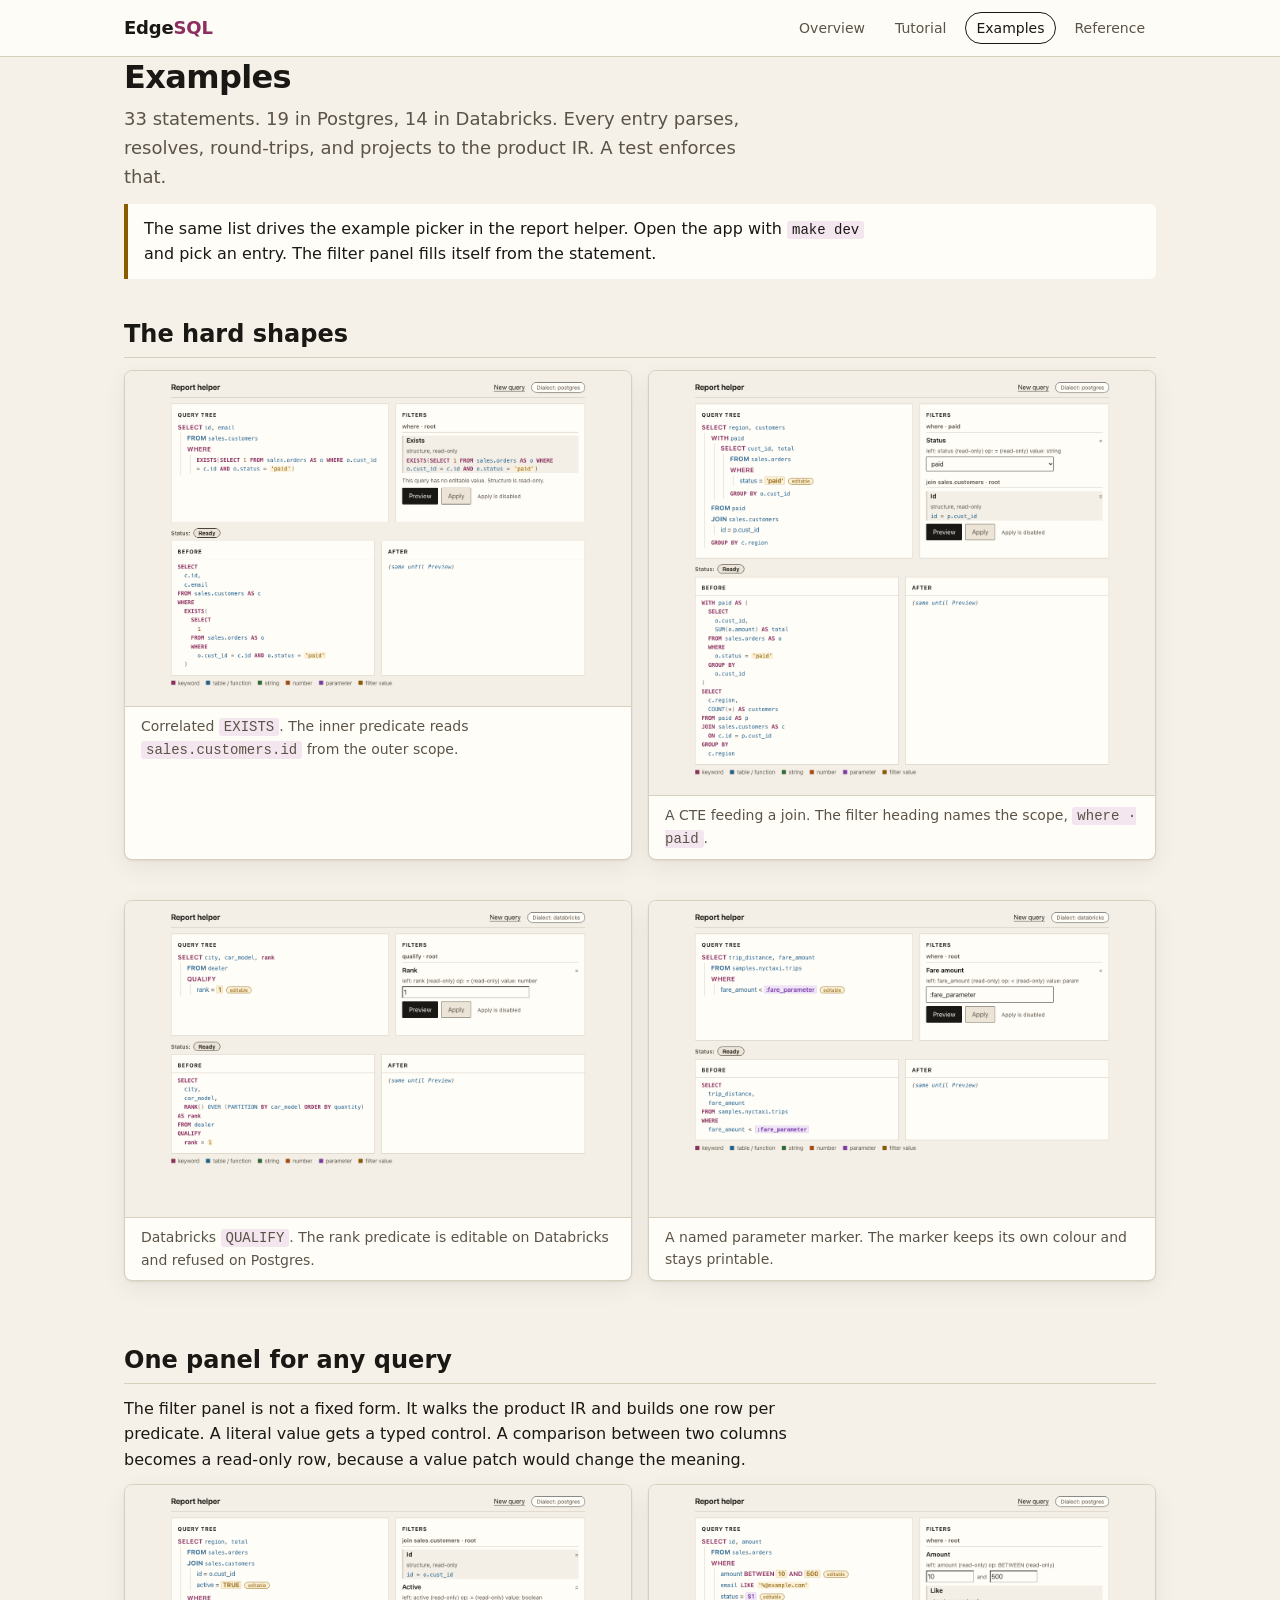
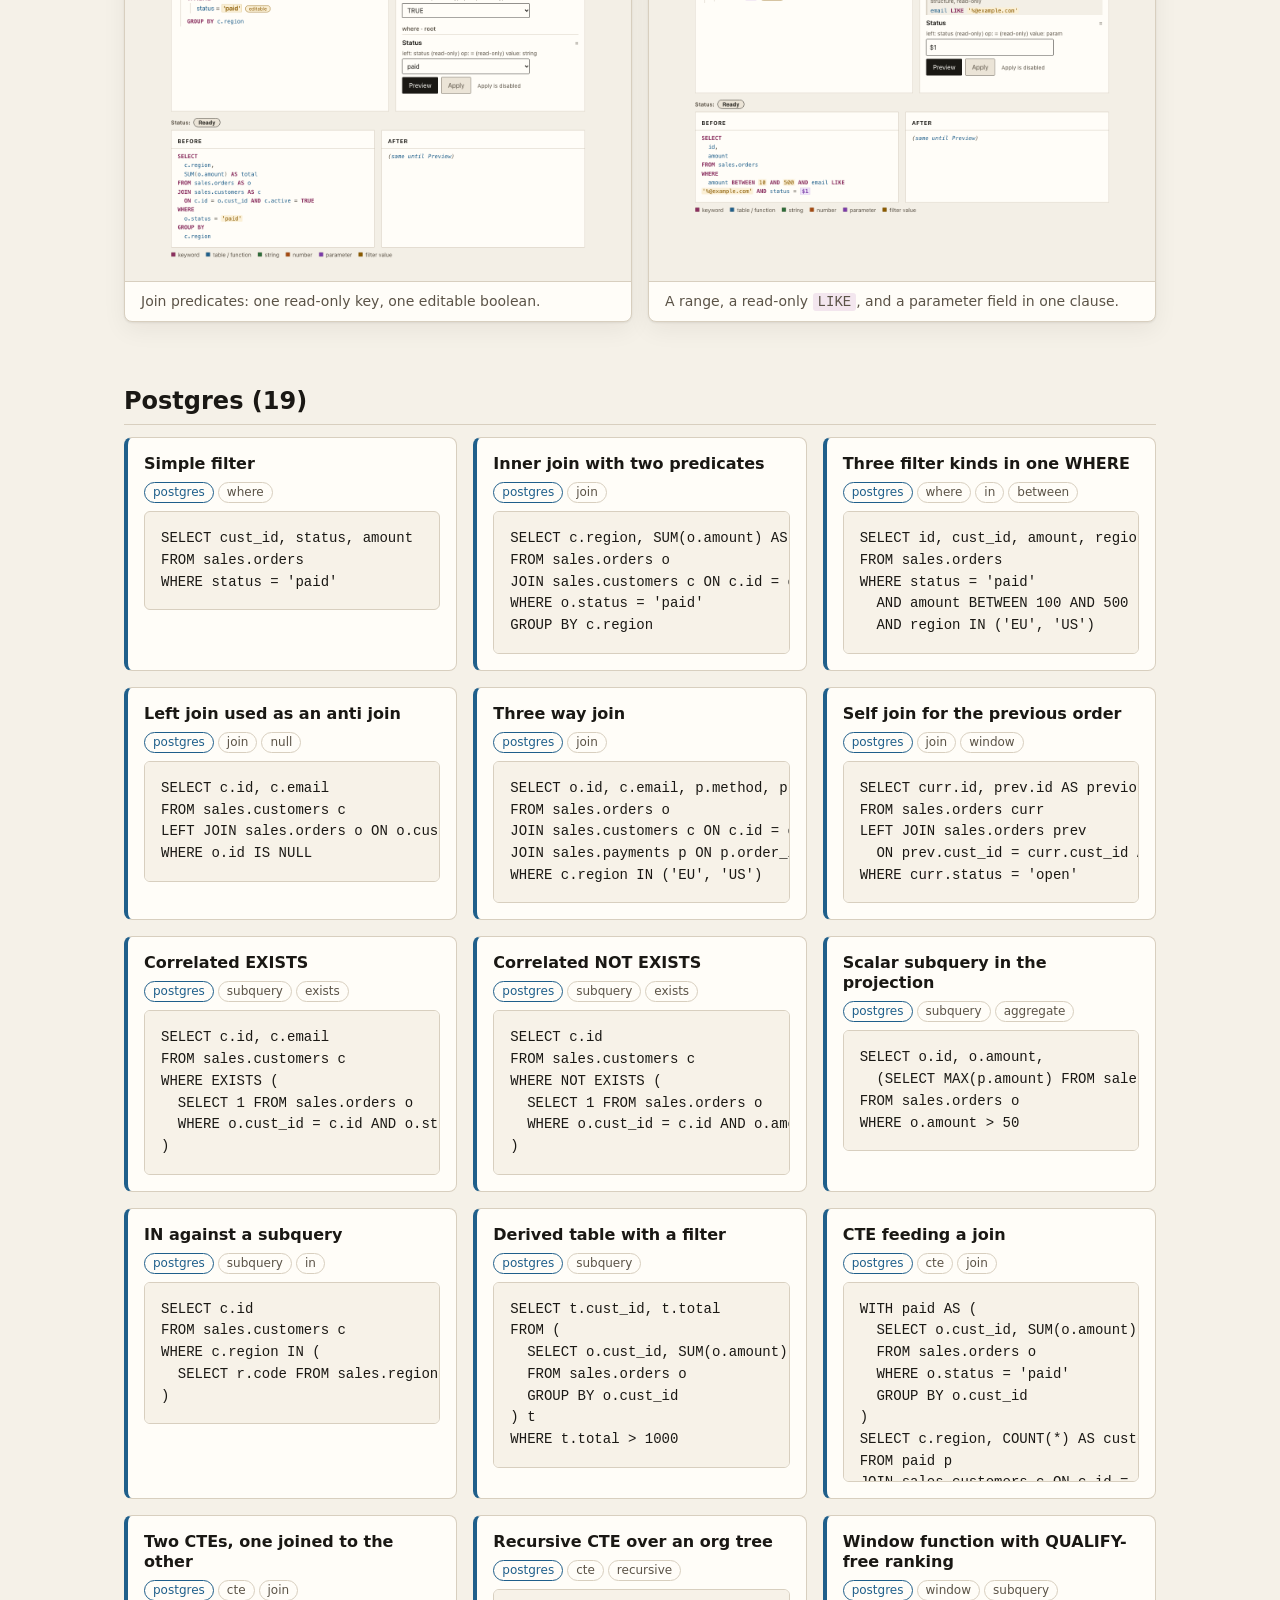
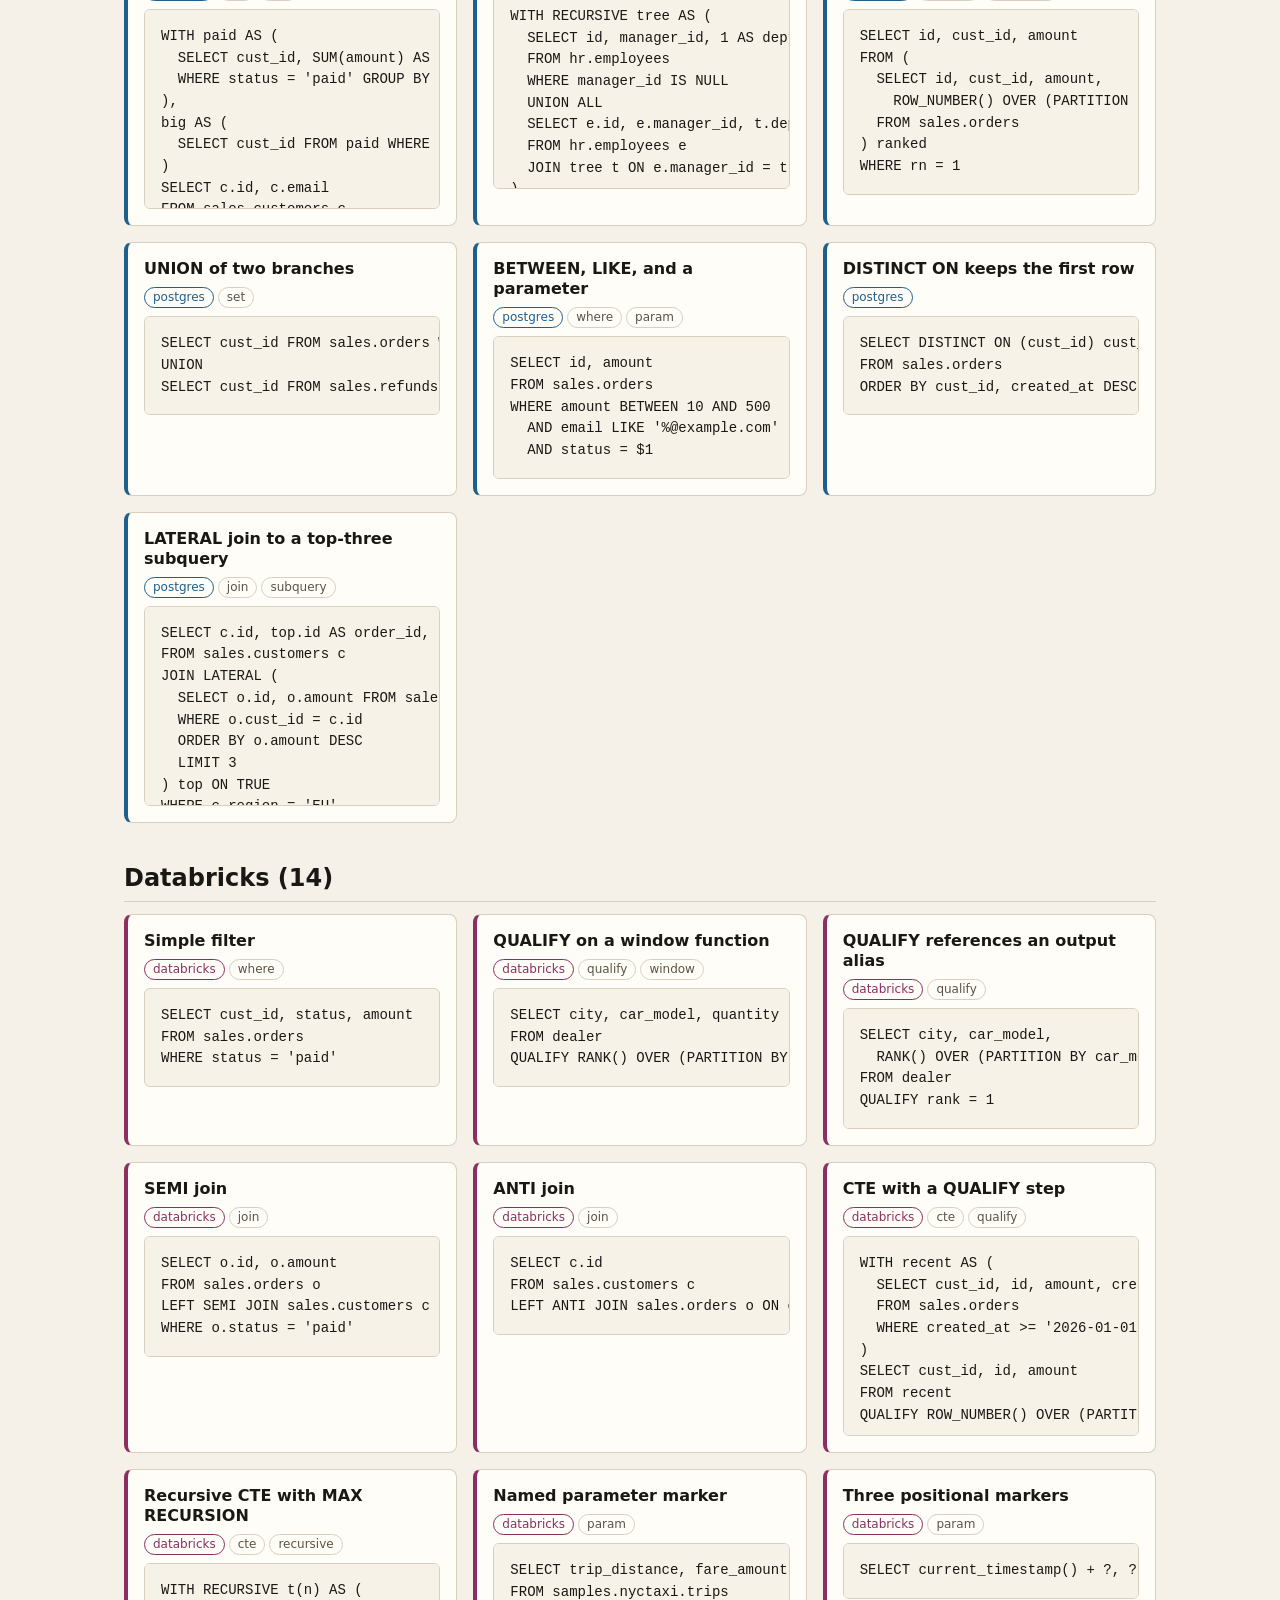
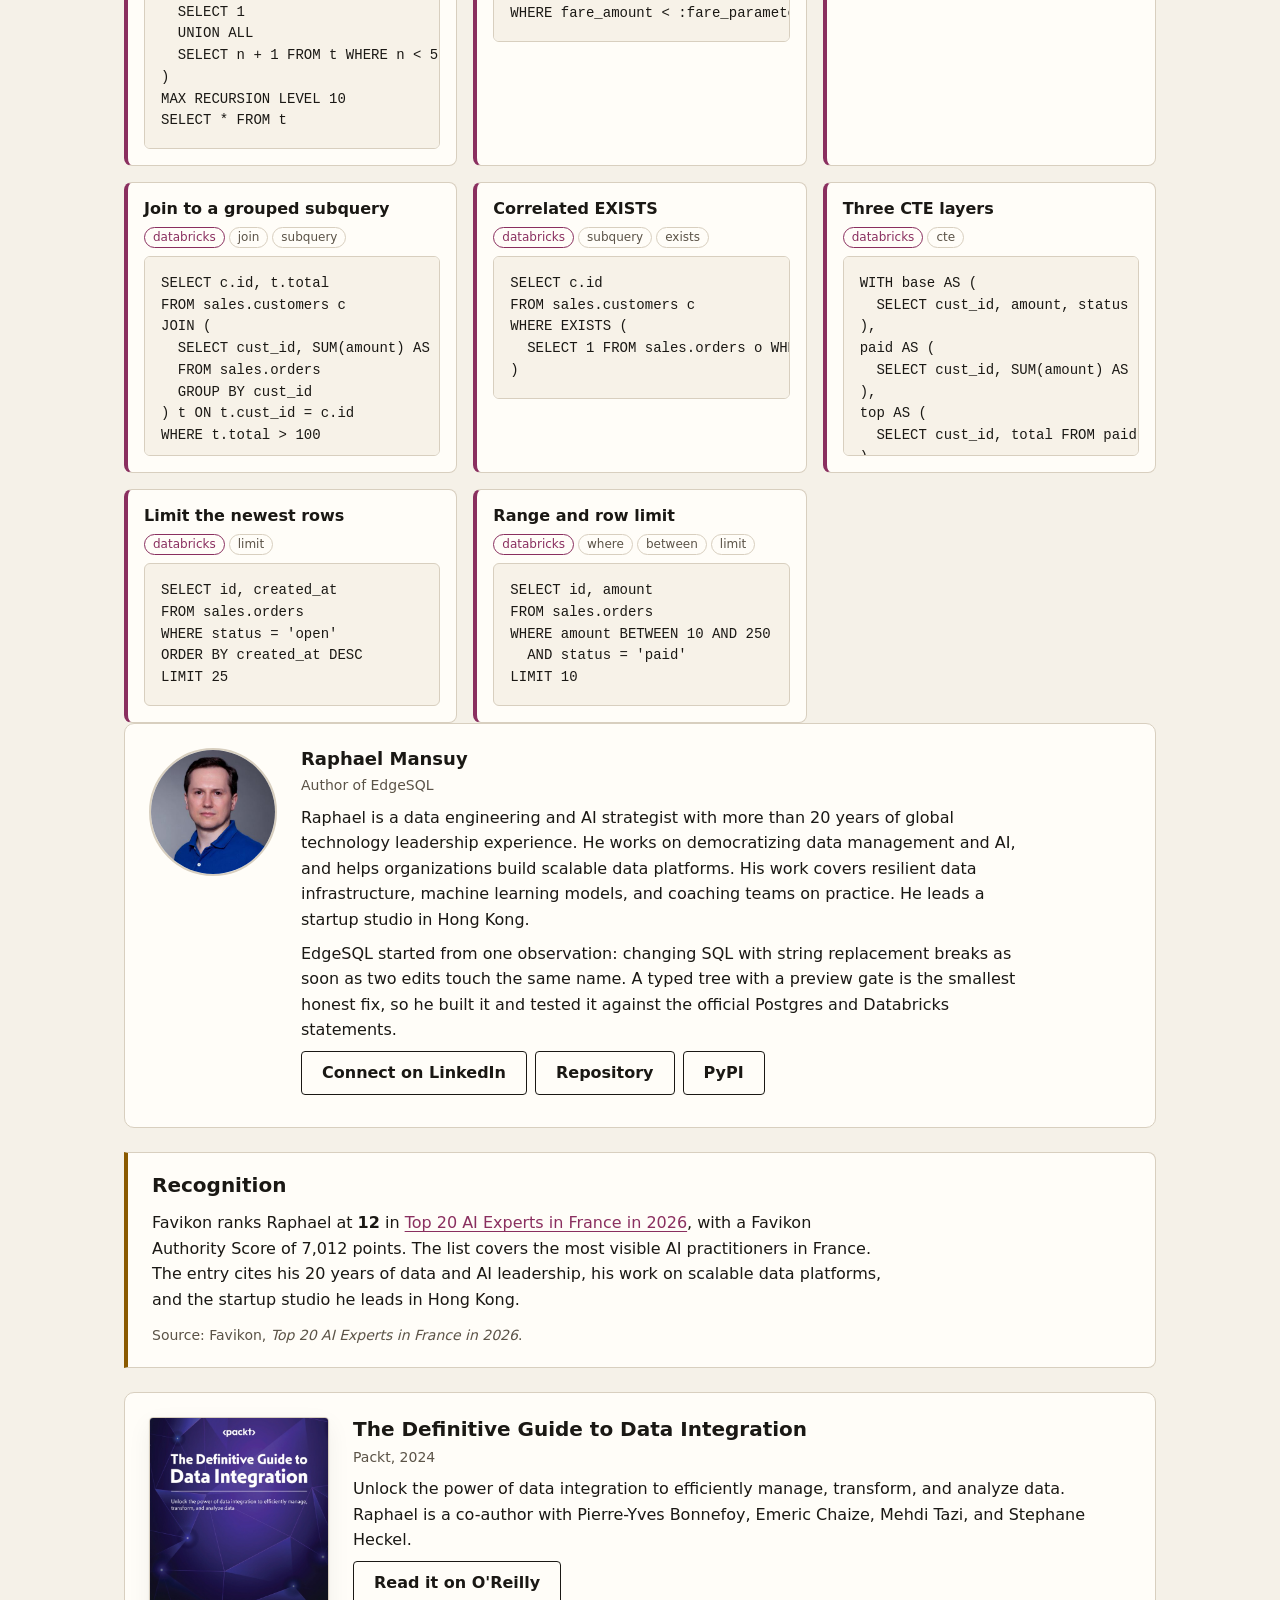
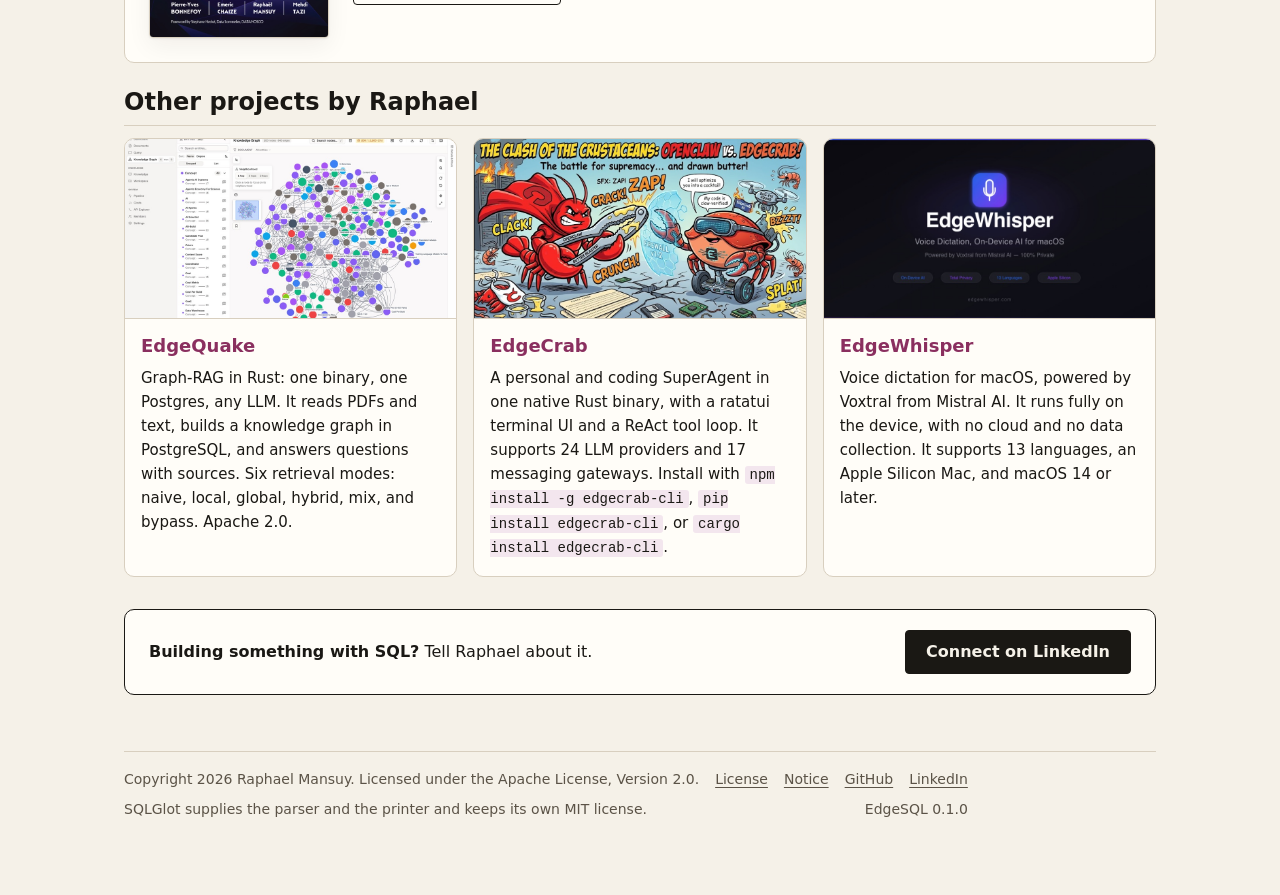
<file: docs/examples.html>
<!DOCTYPE html>
<html lang="en">
<head>
<meta charset="utf-8">
<meta name="viewport" content="width=device-width, initial-scale=1">
<meta name="color-scheme" content="light dark">
<title>EdgeSQL examples - joins, subqueries, CTEs, and recursive CTEs</title>
<meta name="description" content="33 SQL examples in Postgres and Databricks that EdgeSQL parses, resolves, and projects to a product IR.">
<meta name="author" content="Raphael Mansuy">
<meta name="keywords" content="SQL parser Python, rewrite SQL AST, Postgres SQL parser, Databricks SQL, SQLGlot, rename SQL column, SQL query builder, dynamic filter form, SQL preview apply, Apache 2.0">
<meta name="robots" content="index, follow">
<link rel="canonical" href="https://raphaelmansuy.github.io/EdgeSQL/examples.html">
<meta property="og:type" content="website">
<meta property="og:site_name" content="EdgeSQL">
<meta property="og:title" content="EdgeSQL examples - joins, subqueries, CTEs, and recursive CTEs">
<meta property="og:description" content="33 SQL examples in Postgres and Databricks that EdgeSQL parses, resolves, and projects to a product IR.">
<meta property="og:url" content="https://raphaelmansuy.github.io/EdgeSQL/examples.html">
<meta property="og:image" content="https://raphaelmansuy.github.io/EdgeSQL/assets/screenshots/02-ready-desktop.png">
<meta property="og:image:alt" content="The EdgeSQL report helper: query tree, generated filter panel, and before SQL.">
<meta name="twitter:card" content="summary_large_image">
<meta name="twitter:title" content="EdgeSQL examples - joins, subqueries, CTEs, and recursive CTEs">
<meta name="twitter:description" content="33 SQL examples in Postgres and Databricks that EdgeSQL parses, resolves, and projects to a product IR.">
<meta name="twitter:image" content="https://raphaelmansuy.github.io/EdgeSQL/assets/screenshots/02-ready-desktop.png">
<script type="application/ld+json">{"@context":"https://schema.org","@graph":[{"@type":"SoftwareSourceCode","name":"EdgeSQL","description":"A Python library that parses Postgres and Databricks SQL, resolves every column, and edits a typed syntax tree with preview before apply.","codeRepository":"https://github.com/raphaelmansuy/EdgeSQL","programmingLanguage":"Python","runtimePlatform":"Python 3.11 and later","license":"https://www.apache.org/licenses/LICENSE-2.0","author":{"@type":"Person","name":"Raphael Mansuy","url":"https://www.linkedin.com/in/raphaelmansuy/"},"keywords":"SQL parser Python, rewrite SQL AST, Postgres SQL parser, Databricks SQL, SQLGlot, rename SQL column, SQL query builder, dynamic filter form, SQL preview apply, Apache 2.0"},{"@type":"Person","name":"Raphael Mansuy","url":"https://www.linkedin.com/in/raphaelmansuy/","sameAs":["https://www.linkedin.com/in/raphaelmansuy/","https://github.com/raphaelmansuy"]}]}</script>
<link rel="stylesheet" href="assets/site.css">
</head>
<body>
<header class="topbar">
  <div class="topbar-inner">
    <a class="brand" href="index.html">Edge<span>SQL</span></a>
    <nav class="nav">
      <a href="index.html">Overview</a>
      <a href="tutorial.html">Tutorial</a>
      <a href="examples.html" aria-current="page">Examples</a>
      <a href="reference.html">Reference</a>
    </nav>
  </div>
</header>

<main class="wrap">
  <h1>Examples</h1>
  <p class="lede">33 statements. 19 in Postgres,
  14 in Databricks. Every entry parses, resolves, round-trips,
  and projects to the product IR. A test enforces that.</p>

  <div class="note">
    <p>The same list drives the example picker in the report helper. Open the app
    with <code>make dev</code> and pick an entry. The filter panel fills itself from
    the statement.</p>
  </div>

  <h2 id="hard">The hard shapes</h2>
  <div class="grid-2">
    <figure>
      <img src="assets/screenshots/16-correlated-exists.png" alt="Correlated EXISTS: the outer table appears in the inner predicate.">
      <figcaption>Correlated <code>EXISTS</code>. The inner predicate reads
      <code>sales.customers.id</code> from the outer scope.</figcaption>
    </figure>
    <figure>
      <img src="assets/screenshots/14-cte-highlight.png" alt="A CTE that feeds a join, with the CTE name in the filter heading.">
      <figcaption>A CTE feeding a join. The filter heading names the scope,
      <code>where &middot; paid</code>.</figcaption>
    </figure>
    <figure>
      <img src="assets/screenshots/10-qualify-tree.png" alt="A Databricks QUALIFY statement with the rank predicate as an editable row.">
      <figcaption>Databricks <code>QUALIFY</code>. The rank predicate is editable on
      Databricks and refused on Postgres.</figcaption>
    </figure>
    <figure>
      <img src="assets/screenshots/15-parameter-highlight.png" alt="A named parameter marker coloured as a parameter in the tree and the SQL.">
      <figcaption>A named parameter marker. The marker keeps its own colour and
      stays printable.</figcaption>
    </figure>
  </div>

  <h2 id="dynamic">One panel for any query</h2>
  <p>The filter panel is not a fixed form. It walks the product IR and builds one
  row per predicate. A literal value gets a typed control. A comparison between two
  columns becomes a read-only row, because a value patch would change the meaning.</p>

  <div class="grid-2">
    <figure>
      <img src="assets/screenshots/17-dynamic-join-filters.png" alt="Join filters with a read-only key row and an editable boolean row.">
      <figcaption>Join predicates: one read-only key, one editable boolean.</figcaption>
    </figure>
    <figure>
      <img src="assets/screenshots/20-readonly-predicate.png" alt="A range control, a read-only LIKE row, and a parameter field.">
      <figcaption>A range, a read-only <code>LIKE</code>, and a parameter field in
      one clause.</figcaption>
    </figure>
  </div>

  <h2 id="postgres">Postgres (19)</h2>
  <div class="gallery">
<article class="example" data-dialect="postgres"><h3>Simple filter</h3><div class="tags"><span class="tag" data-dialect="postgres">postgres</span><span class="tag">where</span></div><pre><code>SELECT cust_id, status, amount
FROM sales.orders
WHERE status = &#x27;paid&#x27;</code></pre></article>
<article class="example" data-dialect="postgres"><h3>Inner join with two predicates</h3><div class="tags"><span class="tag" data-dialect="postgres">postgres</span><span class="tag">join</span></div><pre><code>SELECT c.region, SUM(o.amount) AS total
FROM sales.orders o
JOIN sales.customers c ON c.id = o.cust_id AND c.active = TRUE
WHERE o.status = &#x27;paid&#x27;
GROUP BY c.region</code></pre></article>
<article class="example" data-dialect="postgres"><h3>Three filter kinds in one WHERE</h3><div class="tags"><span class="tag" data-dialect="postgres">postgres</span><span class="tag">where</span><span class="tag">in</span><span class="tag">between</span></div><pre><code>SELECT id, cust_id, amount, region
FROM sales.orders
WHERE status = &#x27;paid&#x27;
  AND amount BETWEEN 100 AND 500
  AND region IN (&#x27;EU&#x27;, &#x27;US&#x27;)</code></pre></article>
<article class="example" data-dialect="postgres"><h3>Left join used as an anti join</h3><div class="tags"><span class="tag" data-dialect="postgres">postgres</span><span class="tag">join</span><span class="tag">null</span></div><pre><code>SELECT c.id, c.email
FROM sales.customers c
LEFT JOIN sales.orders o ON o.cust_id = c.id
WHERE o.id IS NULL</code></pre></article>
<article class="example" data-dialect="postgres"><h3>Three way join</h3><div class="tags"><span class="tag" data-dialect="postgres">postgres</span><span class="tag">join</span></div><pre><code>SELECT o.id, c.email, p.method, p.amount
FROM sales.orders o
JOIN sales.customers c ON c.id = o.cust_id
JOIN sales.payments p ON p.order_id = o.id AND p.amount &gt; 0
WHERE c.region IN (&#x27;EU&#x27;, &#x27;US&#x27;)</code></pre></article>
<article class="example" data-dialect="postgres"><h3>Self join for the previous order</h3><div class="tags"><span class="tag" data-dialect="postgres">postgres</span><span class="tag">join</span><span class="tag">window</span></div><pre><code>SELECT curr.id, prev.id AS previous_id
FROM sales.orders curr
LEFT JOIN sales.orders prev
  ON prev.cust_id = curr.cust_id AND prev.created_at &lt; curr.created_at
WHERE curr.status = &#x27;open&#x27;</code></pre></article>
<article class="example" data-dialect="postgres"><h3>Correlated EXISTS</h3><div class="tags"><span class="tag" data-dialect="postgres">postgres</span><span class="tag">subquery</span><span class="tag">exists</span></div><pre><code>SELECT c.id, c.email
FROM sales.customers c
WHERE EXISTS (
  SELECT 1 FROM sales.orders o
  WHERE o.cust_id = c.id AND o.status = &#x27;paid&#x27;
)</code></pre></article>
<article class="example" data-dialect="postgres"><h3>Correlated NOT EXISTS</h3><div class="tags"><span class="tag" data-dialect="postgres">postgres</span><span class="tag">subquery</span><span class="tag">exists</span></div><pre><code>SELECT c.id
FROM sales.customers c
WHERE NOT EXISTS (
  SELECT 1 FROM sales.orders o
  WHERE o.cust_id = c.id AND o.amount &gt; 500
)</code></pre></article>
<article class="example" data-dialect="postgres"><h3>Scalar subquery in the projection</h3><div class="tags"><span class="tag" data-dialect="postgres">postgres</span><span class="tag">subquery</span><span class="tag">aggregate</span></div><pre><code>SELECT o.id, o.amount,
  (SELECT MAX(p.amount) FROM sales.payments p WHERE p.order_id = o.id) AS largest_payment
FROM sales.orders o
WHERE o.amount &gt; 50</code></pre></article>
<article class="example" data-dialect="postgres"><h3>IN against a subquery</h3><div class="tags"><span class="tag" data-dialect="postgres">postgres</span><span class="tag">subquery</span><span class="tag">in</span></div><pre><code>SELECT c.id
FROM sales.customers c
WHERE c.region IN (
  SELECT r.code FROM sales.regions r WHERE r.active
)</code></pre></article>
<article class="example" data-dialect="postgres"><h3>Derived table with a filter</h3><div class="tags"><span class="tag" data-dialect="postgres">postgres</span><span class="tag">subquery</span></div><pre><code>SELECT t.cust_id, t.total
FROM (
  SELECT o.cust_id, SUM(o.amount) AS total
  FROM sales.orders o
  GROUP BY o.cust_id
) t
WHERE t.total &gt; 1000</code></pre></article>
<article class="example" data-dialect="postgres"><h3>CTE feeding a join</h3><div class="tags"><span class="tag" data-dialect="postgres">postgres</span><span class="tag">cte</span><span class="tag">join</span></div><pre><code>WITH paid AS (
  SELECT o.cust_id, SUM(o.amount) AS total
  FROM sales.orders o
  WHERE o.status = &#x27;paid&#x27;
  GROUP BY o.cust_id
)
SELECT c.region, COUNT(*) AS customers
FROM paid p
JOIN sales.customers c ON c.id = p.cust_id
GROUP BY c.region</code></pre></article>
<article class="example" data-dialect="postgres"><h3>Two CTEs, one joined to the other</h3><div class="tags"><span class="tag" data-dialect="postgres">postgres</span><span class="tag">cte</span><span class="tag">join</span></div><pre><code>WITH paid AS (
  SELECT cust_id, SUM(amount) AS total FROM sales.orders
  WHERE status = &#x27;paid&#x27; GROUP BY cust_id
),
big AS (
  SELECT cust_id FROM paid WHERE total &gt; 1000
)
SELECT c.id, c.email
FROM sales.customers c
JOIN big b ON b.cust_id = c.id
WHERE c.active</code></pre></article>
<article class="example" data-dialect="postgres"><h3>Recursive CTE over an org tree</h3><div class="tags"><span class="tag" data-dialect="postgres">postgres</span><span class="tag">cte</span><span class="tag">recursive</span></div><pre><code>WITH RECURSIVE tree AS (
  SELECT id, manager_id, 1 AS depth
  FROM hr.employees
  WHERE manager_id IS NULL
  UNION ALL
  SELECT e.id, e.manager_id, t.depth + 1
  FROM hr.employees e
  JOIN tree t ON e.manager_id = t.id
)
SELECT id, depth FROM tree WHERE depth &lt; 5</code></pre></article>
<article class="example" data-dialect="postgres"><h3>Window function with QUALIFY-free ranking</h3><div class="tags"><span class="tag" data-dialect="postgres">postgres</span><span class="tag">window</span><span class="tag">subquery</span></div><pre><code>SELECT id, cust_id, amount
FROM (
  SELECT id, cust_id, amount,
    ROW_NUMBER() OVER (PARTITION BY cust_id ORDER BY amount DESC) AS rn
  FROM sales.orders
) ranked
WHERE rn = 1</code></pre></article>
<article class="example" data-dialect="postgres"><h3>UNION of two branches</h3><div class="tags"><span class="tag" data-dialect="postgres">postgres</span><span class="tag">set</span></div><pre><code>SELECT cust_id FROM sales.orders WHERE status = &#x27;paid&#x27;
UNION
SELECT cust_id FROM sales.refunds WHERE settled</code></pre></article>
<article class="example" data-dialect="postgres"><h3>BETWEEN, LIKE, and a parameter</h3><div class="tags"><span class="tag" data-dialect="postgres">postgres</span><span class="tag">where</span><span class="tag">param</span></div><pre><code>SELECT id, amount
FROM sales.orders
WHERE amount BETWEEN 10 AND 500
  AND email LIKE &#x27;%@example.com&#x27;
  AND status = $1</code></pre></article>
<article class="example" data-dialect="postgres"><h3>DISTINCT ON keeps the first row</h3><div class="tags"><span class="tag" data-dialect="postgres">postgres</span></div><pre><code>SELECT DISTINCT ON (cust_id) cust_id, id, created_at
FROM sales.orders
ORDER BY cust_id, created_at DESC</code></pre></article>
<article class="example" data-dialect="postgres"><h3>LATERAL join to a top-three subquery</h3><div class="tags"><span class="tag" data-dialect="postgres">postgres</span><span class="tag">join</span><span class="tag">subquery</span></div><pre><code>SELECT c.id, top.id AS order_id, top.amount
FROM sales.customers c
JOIN LATERAL (
  SELECT o.id, o.amount FROM sales.orders o
  WHERE o.cust_id = c.id
  ORDER BY o.amount DESC
  LIMIT 3
) top ON TRUE
WHERE c.region = &#x27;EU&#x27;</code></pre></article>
  </div>

  <h2 id="databricks">Databricks (14)</h2>
  <div class="gallery">
<article class="example" data-dialect="databricks"><h3>Simple filter</h3><div class="tags"><span class="tag" data-dialect="databricks">databricks</span><span class="tag">where</span></div><pre><code>SELECT cust_id, status, amount
FROM sales.orders
WHERE status = &#x27;paid&#x27;</code></pre></article>
<article class="example" data-dialect="databricks"><h3>QUALIFY on a window function</h3><div class="tags"><span class="tag" data-dialect="databricks">databricks</span><span class="tag">qualify</span><span class="tag">window</span></div><pre><code>SELECT city, car_model, quantity
FROM dealer
QUALIFY RANK() OVER (PARTITION BY car_model ORDER BY quantity) = 1</code></pre></article>
<article class="example" data-dialect="databricks"><h3>QUALIFY references an output alias</h3><div class="tags"><span class="tag" data-dialect="databricks">databricks</span><span class="tag">qualify</span></div><pre><code>SELECT city, car_model,
  RANK() OVER (PARTITION BY car_model ORDER BY quantity) AS rank
FROM dealer
QUALIFY rank = 1</code></pre></article>
<article class="example" data-dialect="databricks"><h3>SEMI join</h3><div class="tags"><span class="tag" data-dialect="databricks">databricks</span><span class="tag">join</span></div><pre><code>SELECT o.id, o.amount
FROM sales.orders o
LEFT SEMI JOIN sales.customers c ON c.id = o.cust_id
WHERE o.status = &#x27;paid&#x27;</code></pre></article>
<article class="example" data-dialect="databricks"><h3>ANTI join</h3><div class="tags"><span class="tag" data-dialect="databricks">databricks</span><span class="tag">join</span></div><pre><code>SELECT c.id
FROM sales.customers c
LEFT ANTI JOIN sales.orders o ON o.cust_id = c.id</code></pre></article>
<article class="example" data-dialect="databricks"><h3>CTE with a QUALIFY step</h3><div class="tags"><span class="tag" data-dialect="databricks">databricks</span><span class="tag">cte</span><span class="tag">qualify</span></div><pre><code>WITH recent AS (
  SELECT cust_id, id, amount, created_at
  FROM sales.orders
  WHERE created_at &gt;= &#x27;2026-01-01&#x27;
)
SELECT cust_id, id, amount
FROM recent
QUALIFY ROW_NUMBER() OVER (PARTITION BY cust_id ORDER BY created_at DESC) = 1</code></pre></article>
<article class="example" data-dialect="databricks"><h3>Recursive CTE with MAX RECURSION</h3><div class="tags"><span class="tag" data-dialect="databricks">databricks</span><span class="tag">cte</span><span class="tag">recursive</span></div><pre><code>WITH RECURSIVE t(n) AS (
  SELECT 1
  UNION ALL
  SELECT n + 1 FROM t WHERE n &lt; 5
)
MAX RECURSION LEVEL 10
SELECT * FROM t</code></pre></article>
<article class="example" data-dialect="databricks"><h3>Named parameter marker</h3><div class="tags"><span class="tag" data-dialect="databricks">databricks</span><span class="tag">param</span></div><pre><code>SELECT trip_distance, fare_amount
FROM samples.nyctaxi.trips
WHERE fare_amount &lt; :fare_parameter</code></pre></article>
<article class="example" data-dialect="databricks"><h3>Three positional markers</h3><div class="tags"><span class="tag" data-dialect="databricks">databricks</span><span class="tag">param</span></div><pre><code>SELECT current_timestamp() + ?, ? * ? AS square</code></pre></article>
<article class="example" data-dialect="databricks"><h3>Join to a grouped subquery</h3><div class="tags"><span class="tag" data-dialect="databricks">databricks</span><span class="tag">join</span><span class="tag">subquery</span></div><pre><code>SELECT c.id, t.total
FROM sales.customers c
JOIN (
  SELECT cust_id, SUM(amount) AS total
  FROM sales.orders
  GROUP BY cust_id
) t ON t.cust_id = c.id
WHERE t.total &gt; 100</code></pre></article>
<article class="example" data-dialect="databricks"><h3>Correlated EXISTS</h3><div class="tags"><span class="tag" data-dialect="databricks">databricks</span><span class="tag">subquery</span><span class="tag">exists</span></div><pre><code>SELECT c.id
FROM sales.customers c
WHERE EXISTS (
  SELECT 1 FROM sales.orders o WHERE o.cust_id = c.id
)</code></pre></article>
<article class="example" data-dialect="databricks"><h3>Three CTE layers</h3><div class="tags"><span class="tag" data-dialect="databricks">databricks</span><span class="tag">cte</span></div><pre><code>WITH base AS (
  SELECT cust_id, amount, status FROM sales.orders
),
paid AS (
  SELECT cust_id, SUM(amount) AS total FROM base WHERE status = &#x27;paid&#x27; GROUP BY cust_id
),
top AS (
  SELECT cust_id, total FROM paid WHERE total &gt; 500
)
SELECT c.id, top.total
FROM sales.customers c
JOIN top ON top.cust_id = c.id</code></pre></article>
<article class="example" data-dialect="databricks"><h3>Limit the newest rows</h3><div class="tags"><span class="tag" data-dialect="databricks">databricks</span><span class="tag">limit</span></div><pre><code>SELECT id, created_at
FROM sales.orders
WHERE status = &#x27;open&#x27;
ORDER BY created_at DESC
LIMIT 25</code></pre></article>
<article class="example" data-dialect="databricks"><h3>Range and row limit</h3><div class="tags"><span class="tag" data-dialect="databricks">databricks</span><span class="tag">where</span><span class="tag">between</span><span class="tag">limit</span></div><pre><code>SELECT id, amount
FROM sales.orders
WHERE amount BETWEEN 10 AND 250
  AND status = &#x27;paid&#x27;
LIMIT 10</code></pre></article>
  </div>

<section class="author" id="author" aria-labelledby="author-name">
  <img src="assets/raphael-mansuy.jpg" alt="Headshot of Raphael Mansuy, author of EdgeSQL." width="128" height="128" loading="lazy">
  <div>
    <h3 id="author-name">Raphael Mansuy</h3>
    <p class="meta">Author of EdgeSQL</p>
    <p>Raphael is a data engineering and AI strategist with more than 20 years of
    global technology leadership experience. He works on democratizing data
    management and AI, and helps organizations build scalable data platforms. His
    work covers resilient data infrastructure, machine learning models, and
    coaching teams on practice. He leads a startup studio in Hong Kong.</p>
    <p>EdgeSQL started from one observation: changing SQL with string replacement
    breaks as soon as two edits touch the same name. A typed tree with a preview
    gate is the smallest honest fix, so he built it and tested it against the
    official Postgres and Databricks statements.</p>
    <p class="links">
      <a class="btn" href="https://www.linkedin.com/in/raphaelmansuy/">Connect on LinkedIn</a>
      <a class="btn" href="https://github.com/raphaelmansuy/EdgeSQL">Repository</a>
      <a class="btn" href="https://pypi.org/project/edgesql/">PyPI</a>
    </p>
  </div>
</section>

<section class="recognition" aria-labelledby="recognition-title">
  <h2 id="recognition-title">Recognition</h2>
  <p>Favikon ranks Raphael at <strong>12</strong> in
  <a href="https://www.favikon.com/blog/top-ai-experts-france">Top 20 AI Experts in France in 2026</a>, with a Favikon
  Authority Score of 7,012 points. The list covers the most visible AI
  practitioners in France. The entry cites his 20 years of data and AI
  leadership, his work on scalable data platforms, and the startup studio he
  leads in Hong Kong.</p>
  <p class="meta">Source: Favikon, <em>Top 20 AI Experts in France in 2026</em>.</p>
</section>

<section class="book" aria-labelledby="book-title">
  <img src="assets/book/definitive-guide-data-integration.jpg" alt="Cover of The Definitive Guide to Data Integration, with Raphael Mansuy as a co-author." width="180" height="222" loading="lazy">
  <div>
    <h2 id="book-title">The Definitive Guide to Data Integration</h2>
    <p class="meta">Packt, 2024</p>
    <p>Unlock the power of data integration to efficiently manage, transform, and
    analyze data. Raphael is a co-author with Pierre-Yves Bonnefoy, Emeric Chaize,
    Mehdi Tazi, and Stephane Heckel.</p>
    <p><a class="btn" href="https://www.oreilly.com/library/view/the-definitive-guide/9781837631919/">Read it on O'Reilly</a></p>
  </div>
</section>

<section class="projects" aria-labelledby="projects-title">
  <h2 id="projects-title">Other projects by Raphael</h2>
  <div class="project-grid">
    <article class="project">
      <img src="assets/projects/edgequake.jpg" alt="EdgeQuake knowledge graph view: 200 nodes and 840 edges over an AI research corpus." width="400" height="250" loading="lazy">
      <h3><a href="https://edgequake.com/">EdgeQuake</a></h3>
      <p>Graph-RAG in Rust: one binary, one Postgres, any LLM. It reads PDFs and
      text, builds a knowledge graph in PostgreSQL, and answers questions with
      sources. Six retrieval modes: naive, local, global, hybrid, mix, and
      bypass. Apache 2.0.</p>
    </article>
    <article class="project">
      <img src="assets/projects/edgecrab.jpg" alt="EdgeCrab illustration: a comic battle between EdgeCrab and OpenClaw." width="400" height="210" loading="lazy">
      <h3><a href="https://www.edgecrab.com/">EdgeCrab</a></h3>
      <p>A personal and coding SuperAgent in one native Rust binary, with a
      ratatui terminal UI and a ReAct tool loop. It supports 24 LLM providers and
      17 messaging gateways. Install with <code>npm install -g edgecrab-cli</code>,
      <code>pip install edgecrab-cli</code>, or <code>cargo install edgecrab-cli</code>.</p>
    </article>
    <article class="project">
      <img src="assets/projects/edgewhisper.jpg" alt="EdgeWhisper banner: voice dictation, on-device AI for macOS." width="400" height="210" loading="lazy">
      <h3><a href="https://edgewhisper.com/">EdgeWhisper</a></h3>
      <p>Voice dictation for macOS, powered by Voxtral from Mistral AI. It runs
      fully on the device, with no cloud and no data collection. It supports 13
      languages, an Apple Silicon Mac, and macOS 14 or later.</p>
    </article>
  </div>
</section>

<section class="cta-band" aria-label="Follow the work">
  <p><strong>Building something with SQL?</strong> Tell Raphael about it.</p>
  <a class="btn primary" href="https://www.linkedin.com/in/raphaelmansuy/">Connect on LinkedIn</a>
</section>

<footer class="site-footer">
  <div class="row">
    <span>Copyright 2026 Raphael Mansuy. Licensed under the Apache License, Version 2.0.</span>
    <nav>
      <a href="https://github.com/raphaelmansuy/EdgeSQL/blob/main/LICENSE">License</a>
      <a href="https://github.com/raphaelmansuy/EdgeSQL/blob/main/NOTICE">Notice</a>
      <a href="https://github.com/raphaelmansuy/EdgeSQL">GitHub</a>
      <a href="https://www.linkedin.com/in/raphaelmansuy/">LinkedIn</a>
    </nav>
  </div>
  <div class="row">
    <span>SQLGlot supplies the parser and the printer and keeps its own MIT license.</span>
    <span>EdgeSQL 0.1.0</span>
  </div>
</footer>
</main>
</body>
</html>
</file>
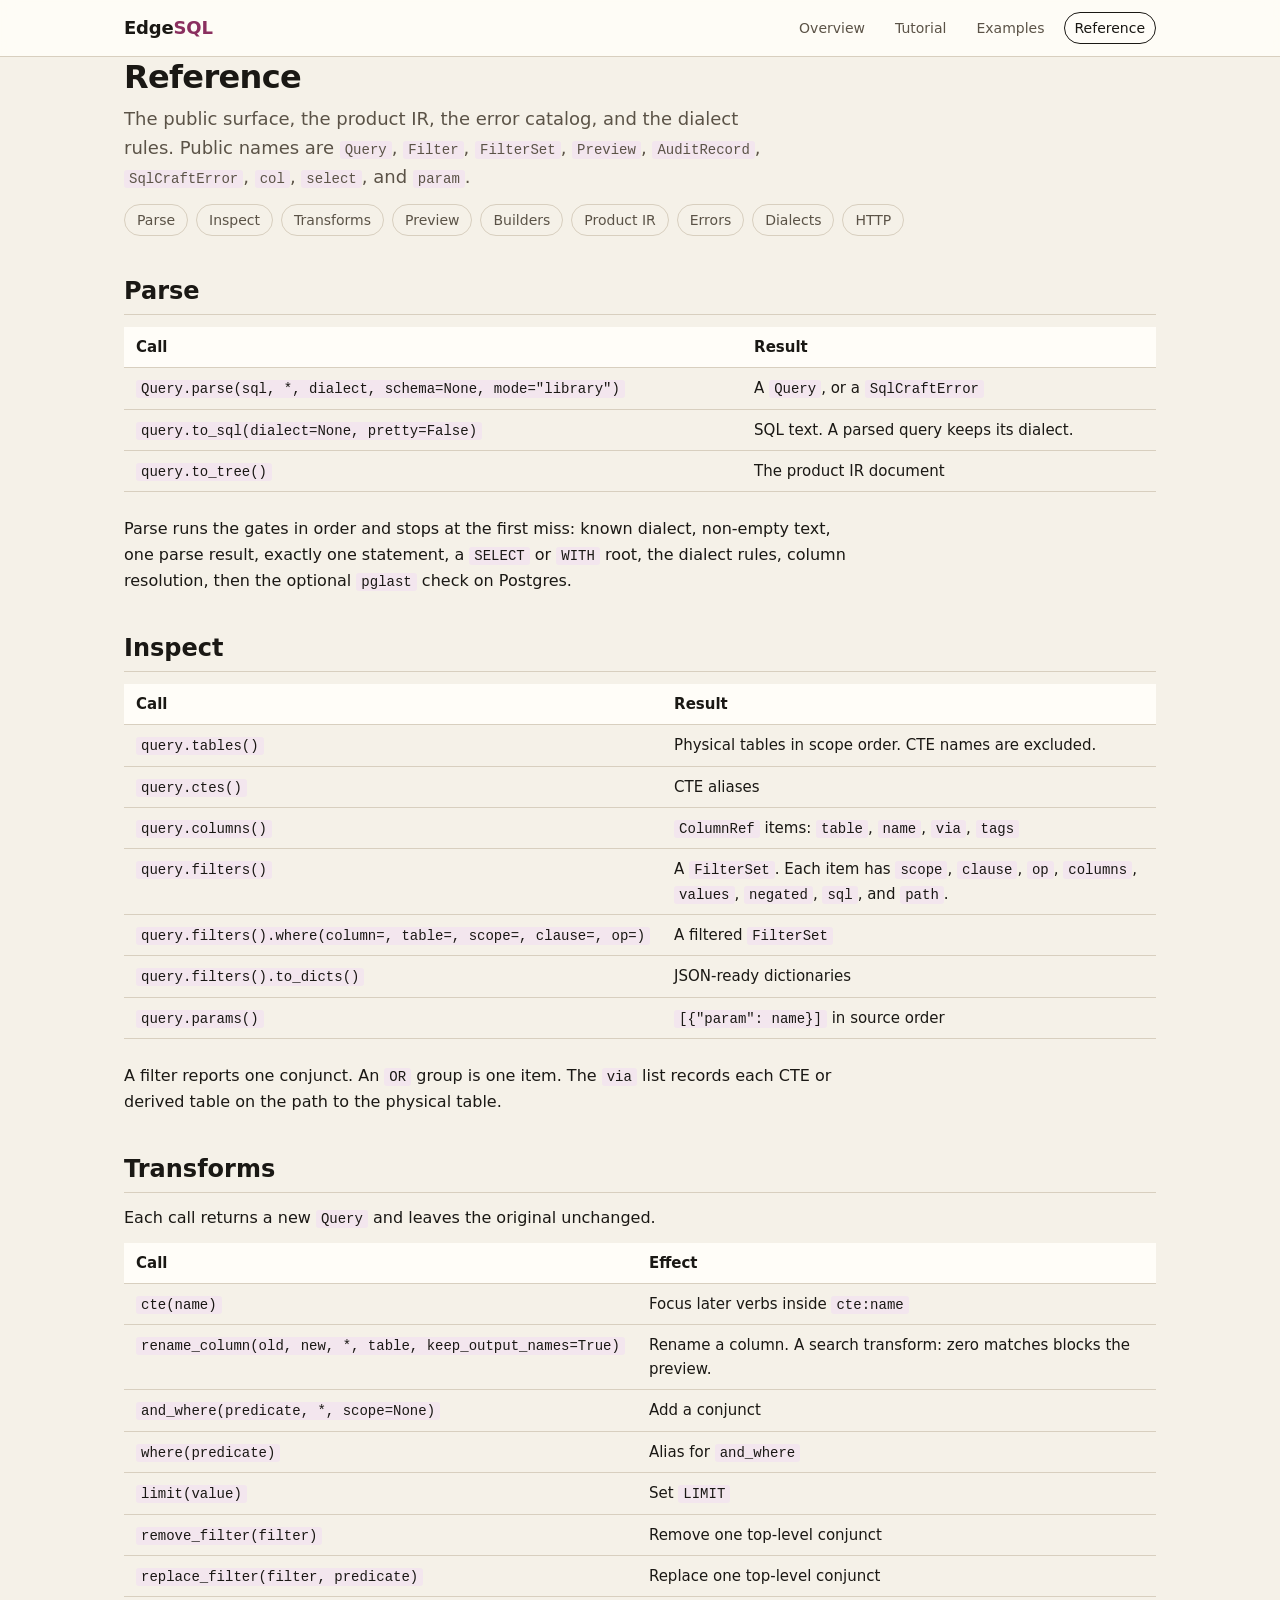
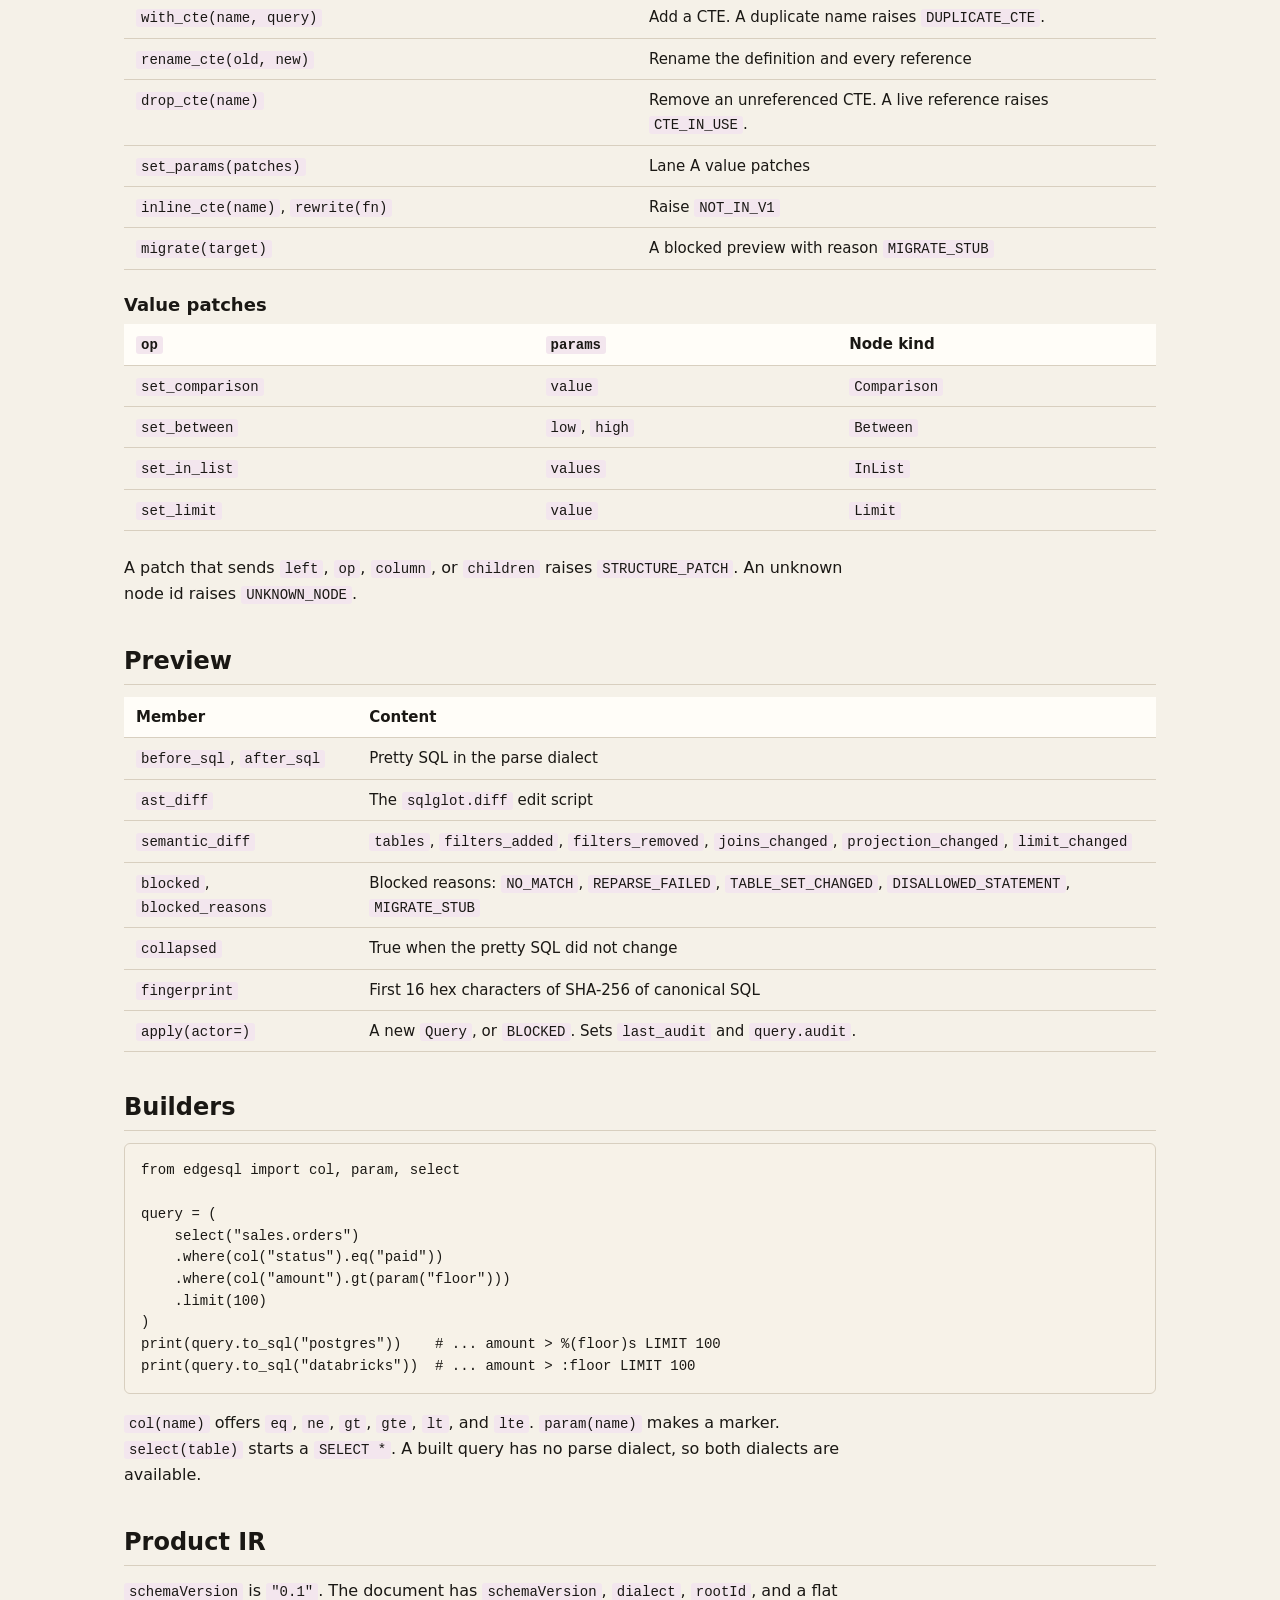
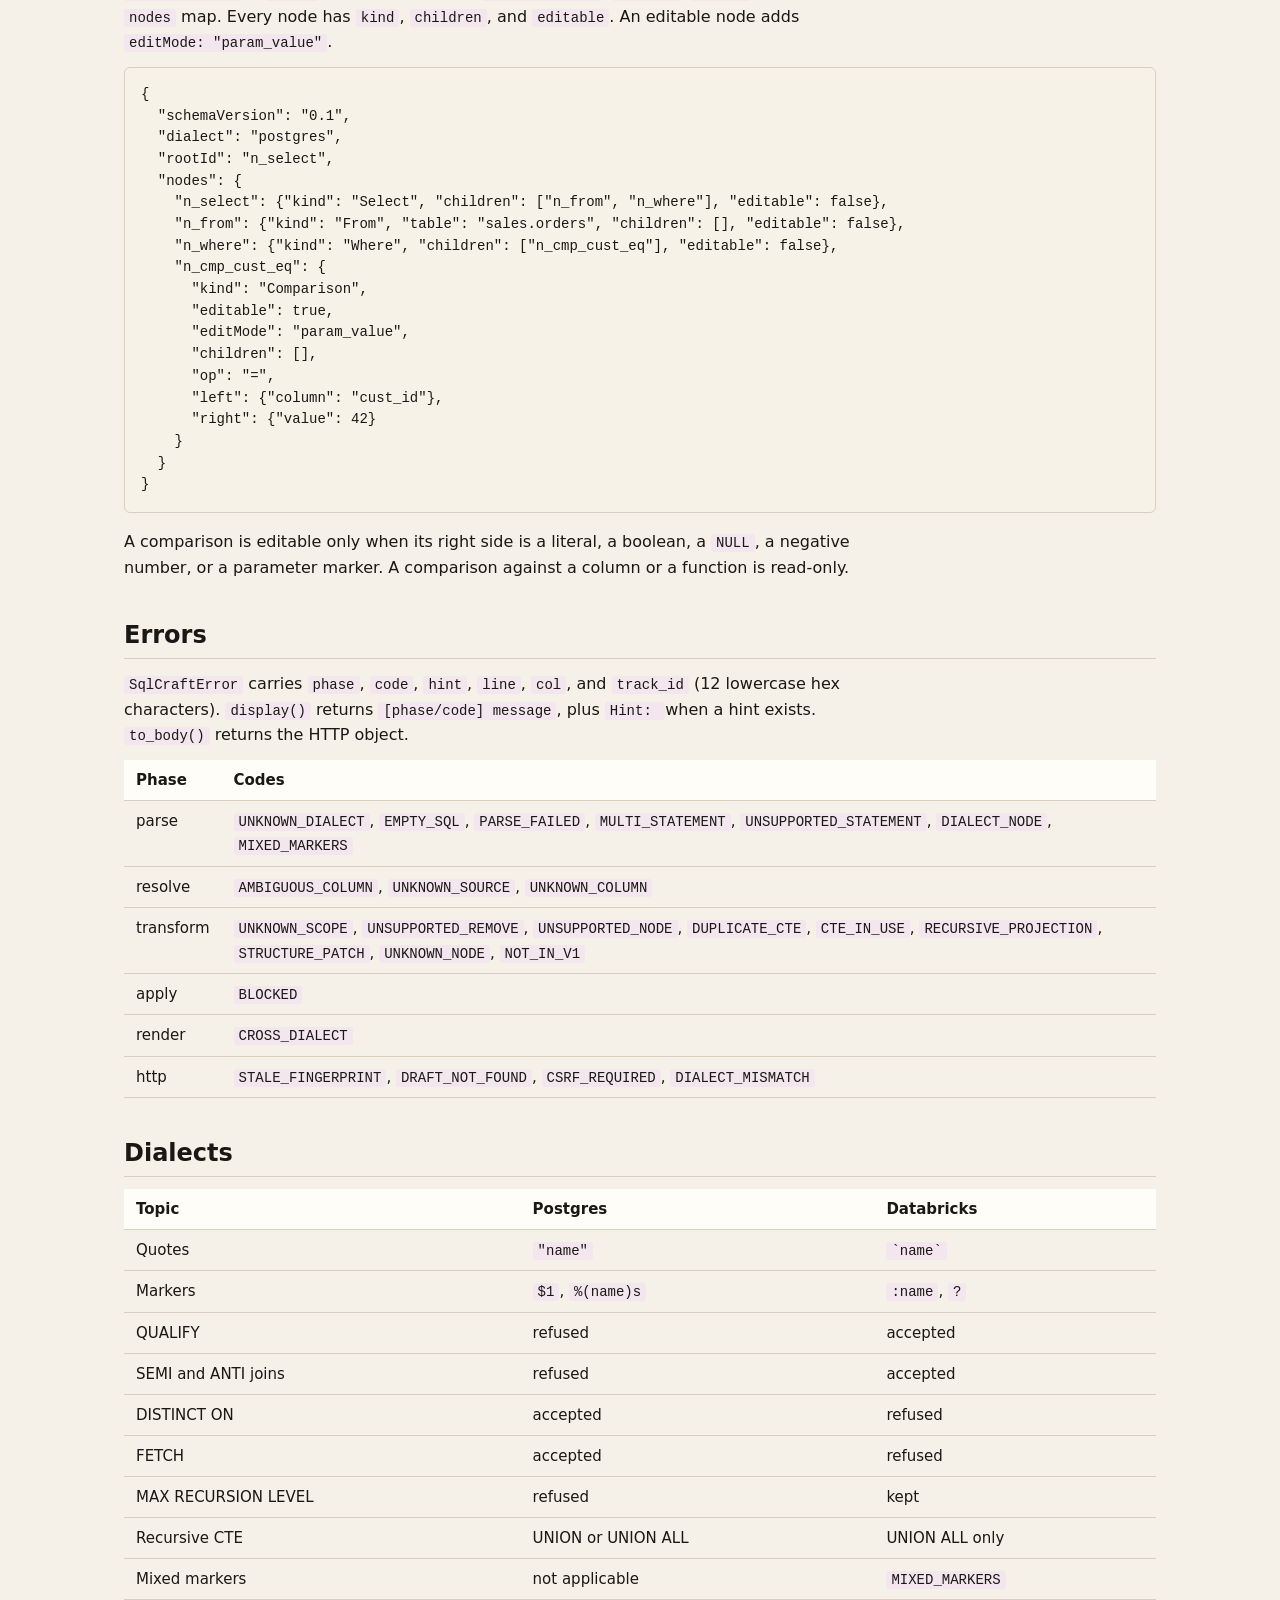
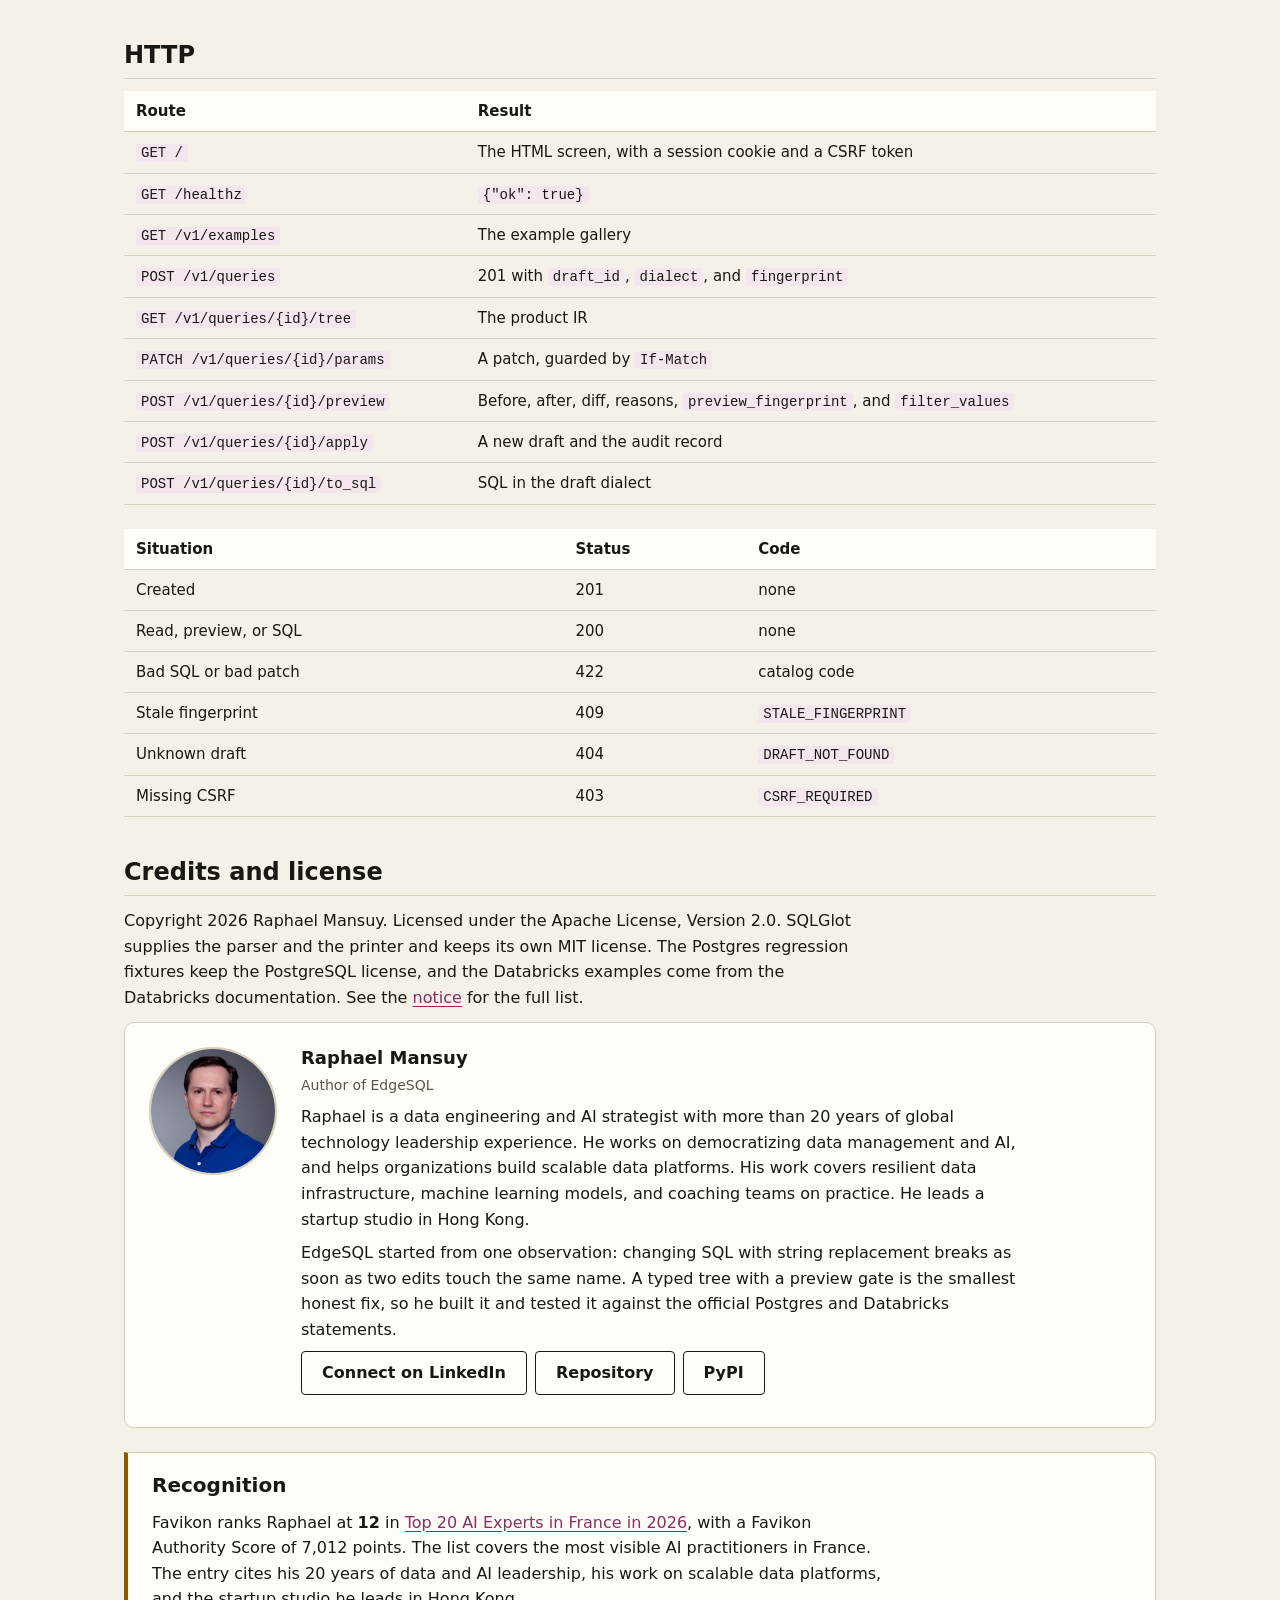
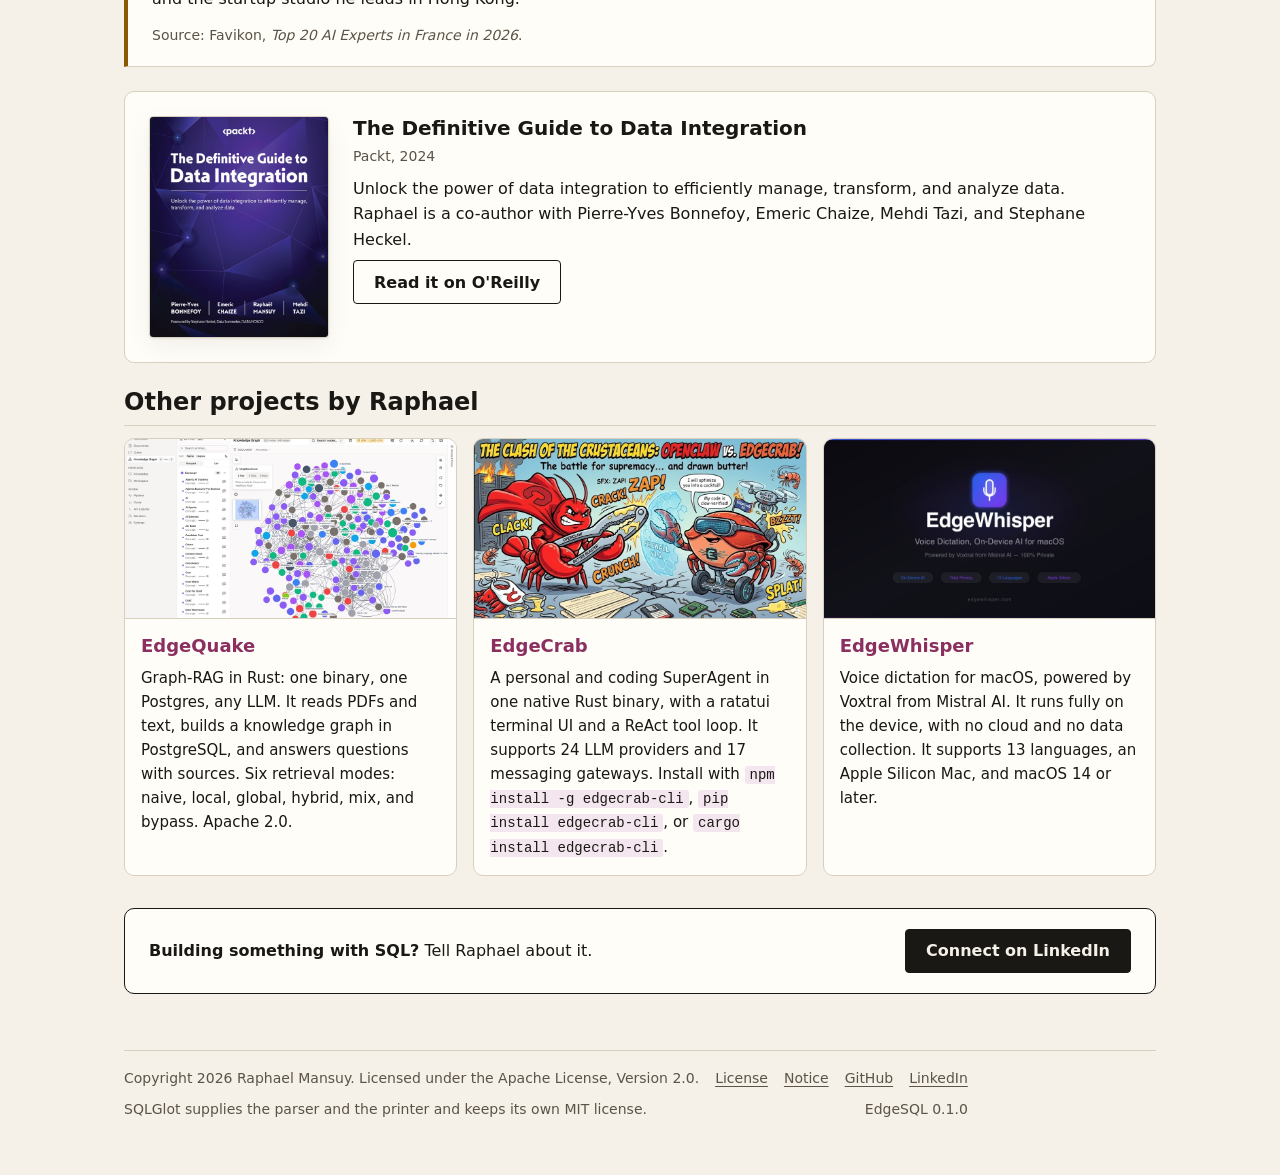
<file: docs/reference.html>
<!DOCTYPE html>
<html lang="en">
<head>
<meta charset="utf-8">
<meta name="viewport" content="width=device-width, initial-scale=1">
<meta name="color-scheme" content="light dark">
<title>EdgeSQL reference - API, product IR, error codes, and dialect matrix</title>

<meta name="description" content="The EdgeSQL API, the product IR, the 22 error codes, and the Postgres and Databricks dialect matrix.">
<meta name="author" content="Raphael Mansuy">
<meta name="keywords" content="SQL parser Python, rewrite SQL AST, Postgres SQL parser, Databricks SQL, SQLGlot, rename SQL column, SQL query builder, dynamic filter form, SQL preview apply, Apache 2.0">
<meta name="robots" content="index, follow">
<link rel="canonical" href="https://raphaelmansuy.github.io/EdgeSQL/reference.html">
<meta property="og:type" content="website">
<meta property="og:site_name" content="EdgeSQL">
<meta property="og:title" content="EdgeSQL reference - API, product IR, error codes, and dialect matrix">
<meta property="og:description" content="The EdgeSQL API, the product IR, the 22 error codes, and the Postgres and Databricks dialect matrix.">
<meta property="og:url" content="https://raphaelmansuy.github.io/EdgeSQL/reference.html">
<meta property="og:image" content="https://raphaelmansuy.github.io/EdgeSQL/assets/screenshots/02-ready-desktop.png">
<meta property="og:image:alt" content="The EdgeSQL report helper: query tree, generated filter panel, and before SQL.">
<meta name="twitter:card" content="summary_large_image">
<meta name="twitter:title" content="EdgeSQL reference - API, product IR, error codes, and dialect matrix">
<meta name="twitter:description" content="The EdgeSQL API, the product IR, the 22 error codes, and the Postgres and Databricks dialect matrix.">
<meta name="twitter:image" content="https://raphaelmansuy.github.io/EdgeSQL/assets/screenshots/02-ready-desktop.png">
<script type="application/ld+json">{"@context":"https://schema.org","@graph":[{"@type":"SoftwareSourceCode","name":"EdgeSQL","description":"A Python library that parses Postgres and Databricks SQL, resolves every column, and edits a typed syntax tree with preview before apply.","codeRepository":"https://github.com/raphaelmansuy/EdgeSQL","programmingLanguage":"Python","runtimePlatform":"Python 3.11 and later","license":"https://www.apache.org/licenses/LICENSE-2.0","author":{"@type":"Person","name":"Raphael Mansuy","url":"https://www.linkedin.com/in/raphaelmansuy/"},"keywords":"SQL parser Python, rewrite SQL AST, Postgres SQL parser, Databricks SQL, SQLGlot, rename SQL column, SQL query builder, dynamic filter form, SQL preview apply, Apache 2.0"},{"@type":"Person","name":"Raphael Mansuy","url":"https://www.linkedin.com/in/raphaelmansuy/","sameAs":["https://www.linkedin.com/in/raphaelmansuy/","https://github.com/raphaelmansuy"]}]}</script>
<link rel="stylesheet" href="assets/site.css">

</head>
<body>
<header class="topbar">
  <div class="topbar-inner">
    <a class="brand" href="index.html">Edge<span>SQL</span></a>
    <nav class="nav">
      <a href="index.html">Overview</a>
      <a href="tutorial.html">Tutorial</a>
      <a href="examples.html">Examples</a>
      <a href="reference.html" aria-current="page">Reference</a>
    </nav>
  </div>
</header>

<main class="wrap">
  <h1>Reference</h1>
  <p class="lede">The public surface, the product IR, the error catalog, and the
  dialect rules. Public names are <code>Query</code>, <code>Filter</code>,
  <code>FilterSet</code>, <code>Preview</code>, <code>AuditRecord</code>,
  <code>SqlCraftError</code>, <code>col</code>, <code>select</code>, and
  <code>param</code>.</p>

  <div class="anchor-list">
    <a href="#parse">Parse</a>
    <a href="#inspect">Inspect</a>
    <a href="#transforms">Transforms</a>
    <a href="#preview">Preview</a>
    <a href="#build">Builders</a>
    <a href="#ir">Product IR</a>
    <a href="#errors">Errors</a>
    <a href="#dialects">Dialects</a>
    <a href="#http">HTTP</a>
  </div>

  <h2 id="parse">Parse</h2>
  <table>
    <thead><tr><th>Call</th><th>Result</th></tr></thead>
    <tbody>
      <tr><td><code>Query.parse(sql, *, dialect, schema=None, mode="library")</code></td><td>A <code>Query</code>, or a <code>SqlCraftError</code></td></tr>
      <tr><td><code>query.to_sql(dialect=None, pretty=False)</code></td><td>SQL text. A parsed query keeps its dialect.</td></tr>
      <tr><td><code>query.to_tree()</code></td><td>The product IR document</td></tr>
    </tbody>
  </table>
  <p>Parse runs the gates in order and stops at the first miss: known dialect,
  non-empty text, one parse result, exactly one statement, a <code>SELECT</code> or
  <code>WITH</code> root, the dialect rules, column resolution, then the optional
  <code>pglast</code> check on Postgres.</p>

  <h2 id="inspect">Inspect</h2>
  <table>
    <thead><tr><th>Call</th><th>Result</th></tr></thead>
    <tbody>
      <tr><td><code>query.tables()</code></td><td>Physical tables in scope order. CTE names are excluded.</td></tr>
      <tr><td><code>query.ctes()</code></td><td>CTE aliases</td></tr>
      <tr><td><code>query.columns()</code></td><td><code>ColumnRef</code> items: <code>table</code>, <code>name</code>, <code>via</code>, <code>tags</code></td></tr>
      <tr><td><code>query.filters()</code></td><td>A <code>FilterSet</code>. Each item has <code>scope</code>, <code>clause</code>, <code>op</code>, <code>columns</code>, <code>values</code>, <code>negated</code>, <code>sql</code>, and <code>path</code>.</td></tr>
      <tr><td><code>query.filters().where(column=, table=, scope=, clause=, op=)</code></td><td>A filtered <code>FilterSet</code></td></tr>
      <tr><td><code>query.filters().to_dicts()</code></td><td>JSON-ready dictionaries</td></tr>
      <tr><td><code>query.params()</code></td><td><code>[{"param": name}]</code> in source order</td></tr>
    </tbody>
  </table>
  <p>A filter reports one conjunct. An <code>OR</code> group is one item. The
  <code>via</code> list records each CTE or derived table on the path to the
  physical table.</p>

  <h2 id="transforms">Transforms</h2>
  <p>Each call returns a new <code>Query</code> and leaves the original unchanged.</p>
  <table>
    <thead><tr><th>Call</th><th>Effect</th></tr></thead>
    <tbody>
      <tr><td><code>cte(name)</code></td><td>Focus later verbs inside <code>cte:name</code></td></tr>
      <tr><td><code>rename_column(old, new, *, table, keep_output_names=True)</code></td><td>Rename a column. A search transform: zero matches blocks the preview.</td></tr>
      <tr><td><code>and_where(predicate, *, scope=None)</code></td><td>Add a conjunct</td></tr>
      <tr><td><code>where(predicate)</code></td><td>Alias for <code>and_where</code></td></tr>
      <tr><td><code>limit(value)</code></td><td>Set <code>LIMIT</code></td></tr>
      <tr><td><code>remove_filter(filter)</code></td><td>Remove one top-level conjunct</td></tr>
      <tr><td><code>replace_filter(filter, predicate)</code></td><td>Replace one top-level conjunct</td></tr>
      <tr><td><code>with_cte(name, query)</code></td><td>Add a CTE. A duplicate name raises <code>DUPLICATE_CTE</code>.</td></tr>
      <tr><td><code>rename_cte(old, new)</code></td><td>Rename the definition and every reference</td></tr>
      <tr><td><code>drop_cte(name)</code></td><td>Remove an unreferenced CTE. A live reference raises <code>CTE_IN_USE</code>.</td></tr>
      <tr><td><code>set_params(patches)</code></td><td>Lane A value patches</td></tr>
      <tr><td><code>inline_cte(name)</code>, <code>rewrite(fn)</code></td><td>Raise <code>NOT_IN_V1</code></td></tr>
      <tr><td><code>migrate(target)</code></td><td>A blocked preview with reason <code>MIGRATE_STUB</code></td></tr>
    </tbody>
  </table>

  <h3>Value patches</h3>
  <table>
    <thead><tr><th><code>op</code></th><th><code>params</code></th><th>Node kind</th></tr></thead>
    <tbody>
      <tr><td><code>set_comparison</code></td><td><code>value</code></td><td><code>Comparison</code></td></tr>
      <tr><td><code>set_between</code></td><td><code>low</code>, <code>high</code></td><td><code>Between</code></td></tr>
      <tr><td><code>set_in_list</code></td><td><code>values</code></td><td><code>InList</code></td></tr>
      <tr><td><code>set_limit</code></td><td><code>value</code></td><td><code>Limit</code></td></tr>
    </tbody>
  </table>
  <p>A patch that sends <code>left</code>, <code>op</code>, <code>column</code>, or
  <code>children</code> raises <code>STRUCTURE_PATCH</code>. An unknown node id
  raises <code>UNKNOWN_NODE</code>.</p>

  <h2 id="preview">Preview</h2>
  <table>
    <thead><tr><th>Member</th><th>Content</th></tr></thead>
    <tbody>
      <tr><td><code>before_sql</code>, <code>after_sql</code></td><td>Pretty SQL in the parse dialect</td></tr>
      <tr><td><code>ast_diff</code></td><td>The <code>sqlglot.diff</code> edit script</td></tr>
      <tr><td><code>semantic_diff</code></td><td><code>tables</code>, <code>filters_added</code>, <code>filters_removed</code>, <code>joins_changed</code>, <code>projection_changed</code>, <code>limit_changed</code></td></tr>
      <tr><td><code>blocked</code>, <code>blocked_reasons</code></td><td>Blocked reasons: <code>NO_MATCH</code>, <code>REPARSE_FAILED</code>, <code>TABLE_SET_CHANGED</code>, <code>DISALLOWED_STATEMENT</code>, <code>MIGRATE_STUB</code></td></tr>
      <tr><td><code>collapsed</code></td><td>True when the pretty SQL did not change</td></tr>
      <tr><td><code>fingerprint</code></td><td>First 16 hex characters of SHA-256 of canonical SQL</td></tr>
      <tr><td><code>apply(actor=)</code></td><td>A new <code>Query</code>, or <code>BLOCKED</code>. Sets <code>last_audit</code> and <code>query.audit</code>.</td></tr>
    </tbody>
  </table>

  <h2 id="build">Builders</h2>
  <pre><code>from edgesql import col, param, select

query = (
    select("sales.orders")
    .where(col("status").eq("paid"))
    .where(col("amount").gt(param("floor")))
    .limit(100)
)
print(query.to_sql("postgres"))    # ... amount &gt; %(floor)s LIMIT 100
print(query.to_sql("databricks"))  # ... amount &gt; :floor LIMIT 100</code></pre>
  <p><code>col(name)</code> offers <code>eq</code>, <code>ne</code>,
  <code>gt</code>, <code>gte</code>, <code>lt</code>, and <code>lte</code>.
  <code>param(name)</code> makes a marker. <code>select(table)</code> starts a
  <code>SELECT *</code>. A built query has no parse dialect, so both dialects are
  available.</p>

  <h2 id="ir">Product IR</h2>
  <p><code>schemaVersion</code> is <code>"0.1"</code>. The document has
  <code>schemaVersion</code>, <code>dialect</code>, <code>rootId</code>, and a flat
  <code>nodes</code> map. Every node has <code>kind</code>, <code>children</code>,
  and <code>editable</code>. An editable node adds
  <code>editMode: "param_value"</code>.</p>
  <pre><code>{
  "schemaVersion": "0.1",
  "dialect": "postgres",
  "rootId": "n_select",
  "nodes": {
    "n_select": {"kind": "Select", "children": ["n_from", "n_where"], "editable": false},
    "n_from": {"kind": "From", "table": "sales.orders", "children": [], "editable": false},
    "n_where": {"kind": "Where", "children": ["n_cmp_cust_eq"], "editable": false},
    "n_cmp_cust_eq": {
      "kind": "Comparison",
      "editable": true,
      "editMode": "param_value",
      "children": [],
      "op": "=",
      "left": {"column": "cust_id"},
      "right": {"value": 42}
    }
  }
}</code></pre>
  <p>A comparison is editable only when its right side is a literal, a boolean, a
  <code>NULL</code>, a negative number, or a parameter marker. A comparison
  against a column or a function is read-only.</p>

  <h2 id="errors">Errors</h2>
  <p><code>SqlCraftError</code> carries <code>phase</code>, <code>code</code>,
  <code>hint</code>, <code>line</code>, <code>col</code>, and
  <code>track_id</code> (12 lowercase hex characters). <code>display()</code>
  returns <code>[phase/code] message</code>, plus <code>Hint: </code> when a hint
  exists. <code>to_body()</code> returns the HTTP object.</p>
  <table>
    <thead><tr><th>Phase</th><th>Codes</th></tr></thead>
    <tbody>
      <tr><td>parse</td><td><code>UNKNOWN_DIALECT</code>, <code>EMPTY_SQL</code>, <code>PARSE_FAILED</code>, <code>MULTI_STATEMENT</code>, <code>UNSUPPORTED_STATEMENT</code>, <code>DIALECT_NODE</code>, <code>MIXED_MARKERS</code></td></tr>
      <tr><td>resolve</td><td><code>AMBIGUOUS_COLUMN</code>, <code>UNKNOWN_SOURCE</code>, <code>UNKNOWN_COLUMN</code></td></tr>
      <tr><td>transform</td><td><code>UNKNOWN_SCOPE</code>, <code>UNSUPPORTED_REMOVE</code>, <code>UNSUPPORTED_NODE</code>, <code>DUPLICATE_CTE</code>, <code>CTE_IN_USE</code>, <code>RECURSIVE_PROJECTION</code>, <code>STRUCTURE_PATCH</code>, <code>UNKNOWN_NODE</code>, <code>NOT_IN_V1</code></td></tr>
      <tr><td>apply</td><td><code>BLOCKED</code></td></tr>
      <tr><td>render</td><td><code>CROSS_DIALECT</code></td></tr>
      <tr><td>http</td><td><code>STALE_FINGERPRINT</code>, <code>DRAFT_NOT_FOUND</code>, <code>CSRF_REQUIRED</code>, <code>DIALECT_MISMATCH</code></td></tr>
    </tbody>
  </table>

  <h2 id="dialects">Dialects</h2>
  <table>
    <thead><tr><th>Topic</th><th>Postgres</th><th>Databricks</th></tr></thead>
    <tbody>
      <tr><td>Quotes</td><td><code>"name"</code></td><td><code>`name`</code></td></tr>
      <tr><td>Markers</td><td><code>$1</code>, <code>%(name)s</code></td><td><code>:name</code>, <code>?</code></td></tr>
      <tr><td>QUALIFY</td><td>refused</td><td>accepted</td></tr>
      <tr><td>SEMI and ANTI joins</td><td>refused</td><td>accepted</td></tr>
      <tr><td>DISTINCT ON</td><td>accepted</td><td>refused</td></tr>
      <tr><td>FETCH</td><td>accepted</td><td>refused</td></tr>
      <tr><td>MAX RECURSION LEVEL</td><td>refused</td><td>kept</td></tr>
      <tr><td>Recursive CTE</td><td>UNION or UNION ALL</td><td>UNION ALL only</td></tr>
      <tr><td>Mixed markers</td><td>not applicable</td><td><code>MIXED_MARKERS</code></td></tr>
    </tbody>
  </table>

  <h2 id="http">HTTP</h2>
  <table>
    <thead><tr><th>Route</th><th>Result</th></tr></thead>
    <tbody>
      <tr><td><code>GET /</code></td><td>The HTML screen, with a session cookie and a CSRF token</td></tr>
      <tr><td><code>GET /healthz</code></td><td><code>{"ok": true}</code></td></tr>
      <tr><td><code>GET /v1/examples</code></td><td>The example gallery</td></tr>
      <tr><td><code>POST /v1/queries</code></td><td>201 with <code>draft_id</code>, <code>dialect</code>, and <code>fingerprint</code></td></tr>
      <tr><td><code>GET /v1/queries/{id}/tree</code></td><td>The product IR</td></tr>
      <tr><td><code>PATCH /v1/queries/{id}/params</code></td><td>A patch, guarded by <code>If-Match</code></td></tr>
      <tr><td><code>POST /v1/queries/{id}/preview</code></td><td>Before, after, diff, reasons, <code>preview_fingerprint</code>, and <code>filter_values</code></td></tr>
      <tr><td><code>POST /v1/queries/{id}/apply</code></td><td>A new draft and the audit record</td></tr>
      <tr><td><code>POST /v1/queries/{id}/to_sql</code></td><td>SQL in the draft dialect</td></tr>
    </tbody>
  </table>
  <table>
    <thead><tr><th>Situation</th><th>Status</th><th>Code</th></tr></thead>
    <tbody>
      <tr><td>Created</td><td>201</td><td>none</td></tr>
      <tr><td>Read, preview, or SQL</td><td>200</td><td>none</td></tr>
      <tr><td>Bad SQL or bad patch</td><td>422</td><td>catalog code</td></tr>
      <tr><td>Stale fingerprint</td><td>409</td><td><code>STALE_FINGERPRINT</code></td></tr>
      <tr><td>Unknown draft</td><td>404</td><td><code>DRAFT_NOT_FOUND</code></td></tr>
      <tr><td>Missing CSRF</td><td>403</td><td><code>CSRF_REQUIRED</code></td></tr>
    </tbody>
  </table>

  <h2 id="credits">Credits and license</h2>
  <p>Copyright 2026 Raphael Mansuy. Licensed under the Apache License, Version 2.0.
  SQLGlot supplies the parser and the printer and keeps its own MIT license. The
  Postgres regression fixtures keep the PostgreSQL license, and the Databricks
  examples come from the Databricks documentation. See the
  <a href="https://github.com/raphaelmansuy/EdgeSQL/blob/main/NOTICE">notice</a>
  for the full list.</p>

  <section class="author" id="author" aria-labelledby="author-name">
  <img src="assets/raphael-mansuy.jpg" alt="Headshot of Raphael Mansuy, author of EdgeSQL." width="128" height="128" loading="lazy">
  <div>
    <h3 id="author-name">Raphael Mansuy</h3>
    <p class="meta">Author of EdgeSQL</p>
    <p>Raphael is a data engineering and AI strategist with more than 20 years of
    global technology leadership experience. He works on democratizing data
    management and AI, and helps organizations build scalable data platforms. His
    work covers resilient data infrastructure, machine learning models, and
    coaching teams on practice. He leads a startup studio in Hong Kong.</p>
    <p>EdgeSQL started from one observation: changing SQL with string replacement
    breaks as soon as two edits touch the same name. A typed tree with a preview
    gate is the smallest honest fix, so he built it and tested it against the
    official Postgres and Databricks statements.</p>
    <p class="links">
      <a class="btn" href="https://www.linkedin.com/in/raphaelmansuy/">Connect on LinkedIn</a>
      <a class="btn" href="https://github.com/raphaelmansuy/EdgeSQL">Repository</a>
      <a class="btn" href="https://pypi.org/project/edgesql/">PyPI</a>
    </p>
  </div>
</section>

<section class="recognition" aria-labelledby="recognition-title">
  <h2 id="recognition-title">Recognition</h2>
  <p>Favikon ranks Raphael at <strong>12</strong> in
  <a href="https://www.favikon.com/blog/top-ai-experts-france">Top 20 AI Experts in France in 2026</a>, with a Favikon
  Authority Score of 7,012 points. The list covers the most visible AI
  practitioners in France. The entry cites his 20 years of data and AI
  leadership, his work on scalable data platforms, and the startup studio he
  leads in Hong Kong.</p>
  <p class="meta">Source: Favikon, <em>Top 20 AI Experts in France in 2026</em>.</p>
</section>

<section class="book" aria-labelledby="book-title">
  <img src="assets/book/definitive-guide-data-integration.jpg" alt="Cover of The Definitive Guide to Data Integration, with Raphael Mansuy as a co-author." width="180" height="222" loading="lazy">
  <div>
    <h2 id="book-title">The Definitive Guide to Data Integration</h2>
    <p class="meta">Packt, 2024</p>
    <p>Unlock the power of data integration to efficiently manage, transform, and
    analyze data. Raphael is a co-author with Pierre-Yves Bonnefoy, Emeric Chaize,
    Mehdi Tazi, and Stephane Heckel.</p>
    <p><a class="btn" href="https://www.oreilly.com/library/view/the-definitive-guide/9781837631919/">Read it on O'Reilly</a></p>
  </div>
</section>

<section class="projects" aria-labelledby="projects-title">
  <h2 id="projects-title">Other projects by Raphael</h2>
  <div class="project-grid">
    <article class="project">
      <img src="assets/projects/edgequake.jpg" alt="EdgeQuake knowledge graph view: 200 nodes and 840 edges over an AI research corpus." width="400" height="250" loading="lazy">
      <h3><a href="https://edgequake.com/">EdgeQuake</a></h3>
      <p>Graph-RAG in Rust: one binary, one Postgres, any LLM. It reads PDFs and
      text, builds a knowledge graph in PostgreSQL, and answers questions with
      sources. Six retrieval modes: naive, local, global, hybrid, mix, and
      bypass. Apache 2.0.</p>
    </article>
    <article class="project">
      <img src="assets/projects/edgecrab.jpg" alt="EdgeCrab illustration: a comic battle between EdgeCrab and OpenClaw." width="400" height="210" loading="lazy">
      <h3><a href="https://www.edgecrab.com/">EdgeCrab</a></h3>
      <p>A personal and coding SuperAgent in one native Rust binary, with a
      ratatui terminal UI and a ReAct tool loop. It supports 24 LLM providers and
      17 messaging gateways. Install with <code>npm install -g edgecrab-cli</code>,
      <code>pip install edgecrab-cli</code>, or <code>cargo install edgecrab-cli</code>.</p>
    </article>
    <article class="project">
      <img src="assets/projects/edgewhisper.jpg" alt="EdgeWhisper banner: voice dictation, on-device AI for macOS." width="400" height="210" loading="lazy">
      <h3><a href="https://edgewhisper.com/">EdgeWhisper</a></h3>
      <p>Voice dictation for macOS, powered by Voxtral from Mistral AI. It runs
      fully on the device, with no cloud and no data collection. It supports 13
      languages, an Apple Silicon Mac, and macOS 14 or later.</p>
    </article>
  </div>
</section>

<section class="cta-band" aria-label="Follow the work">
  <p><strong>Building something with SQL?</strong> Tell Raphael about it.</p>
  <a class="btn primary" href="https://www.linkedin.com/in/raphaelmansuy/">Connect on LinkedIn</a>
</section>

<footer class="site-footer">
  <div class="row">
    <span>Copyright 2026 Raphael Mansuy. Licensed under the Apache License, Version 2.0.</span>
    <nav>
      <a href="https://github.com/raphaelmansuy/EdgeSQL/blob/main/LICENSE">License</a>
      <a href="https://github.com/raphaelmansuy/EdgeSQL/blob/main/NOTICE">Notice</a>
      <a href="https://github.com/raphaelmansuy/EdgeSQL">GitHub</a>
      <a href="https://www.linkedin.com/in/raphaelmansuy/">LinkedIn</a>
    </nav>
  </div>
  <div class="row">
    <span>SQLGlot supplies the parser and the printer and keeps its own MIT license.</span>
    <span>EdgeSQL 0.1.0</span>
  </div>
</footer>
</main>
</body>
</html>
</file>
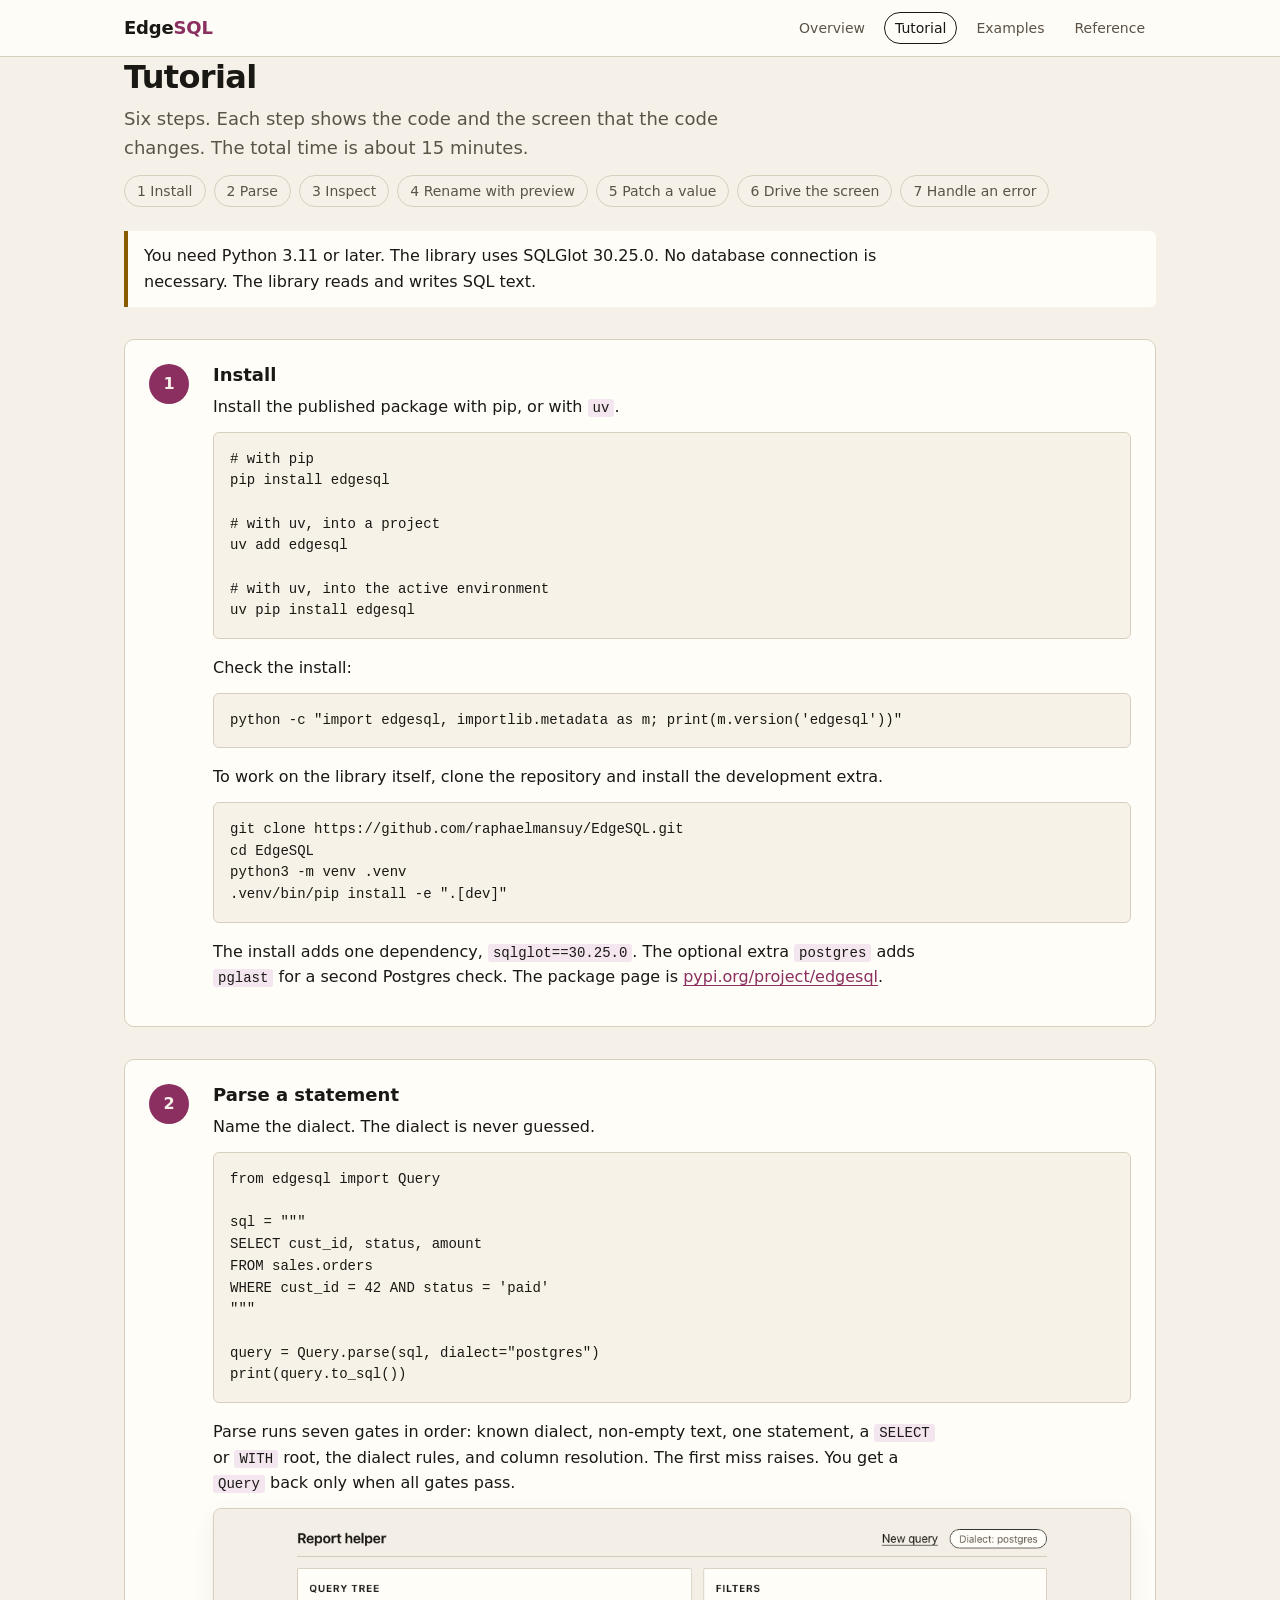
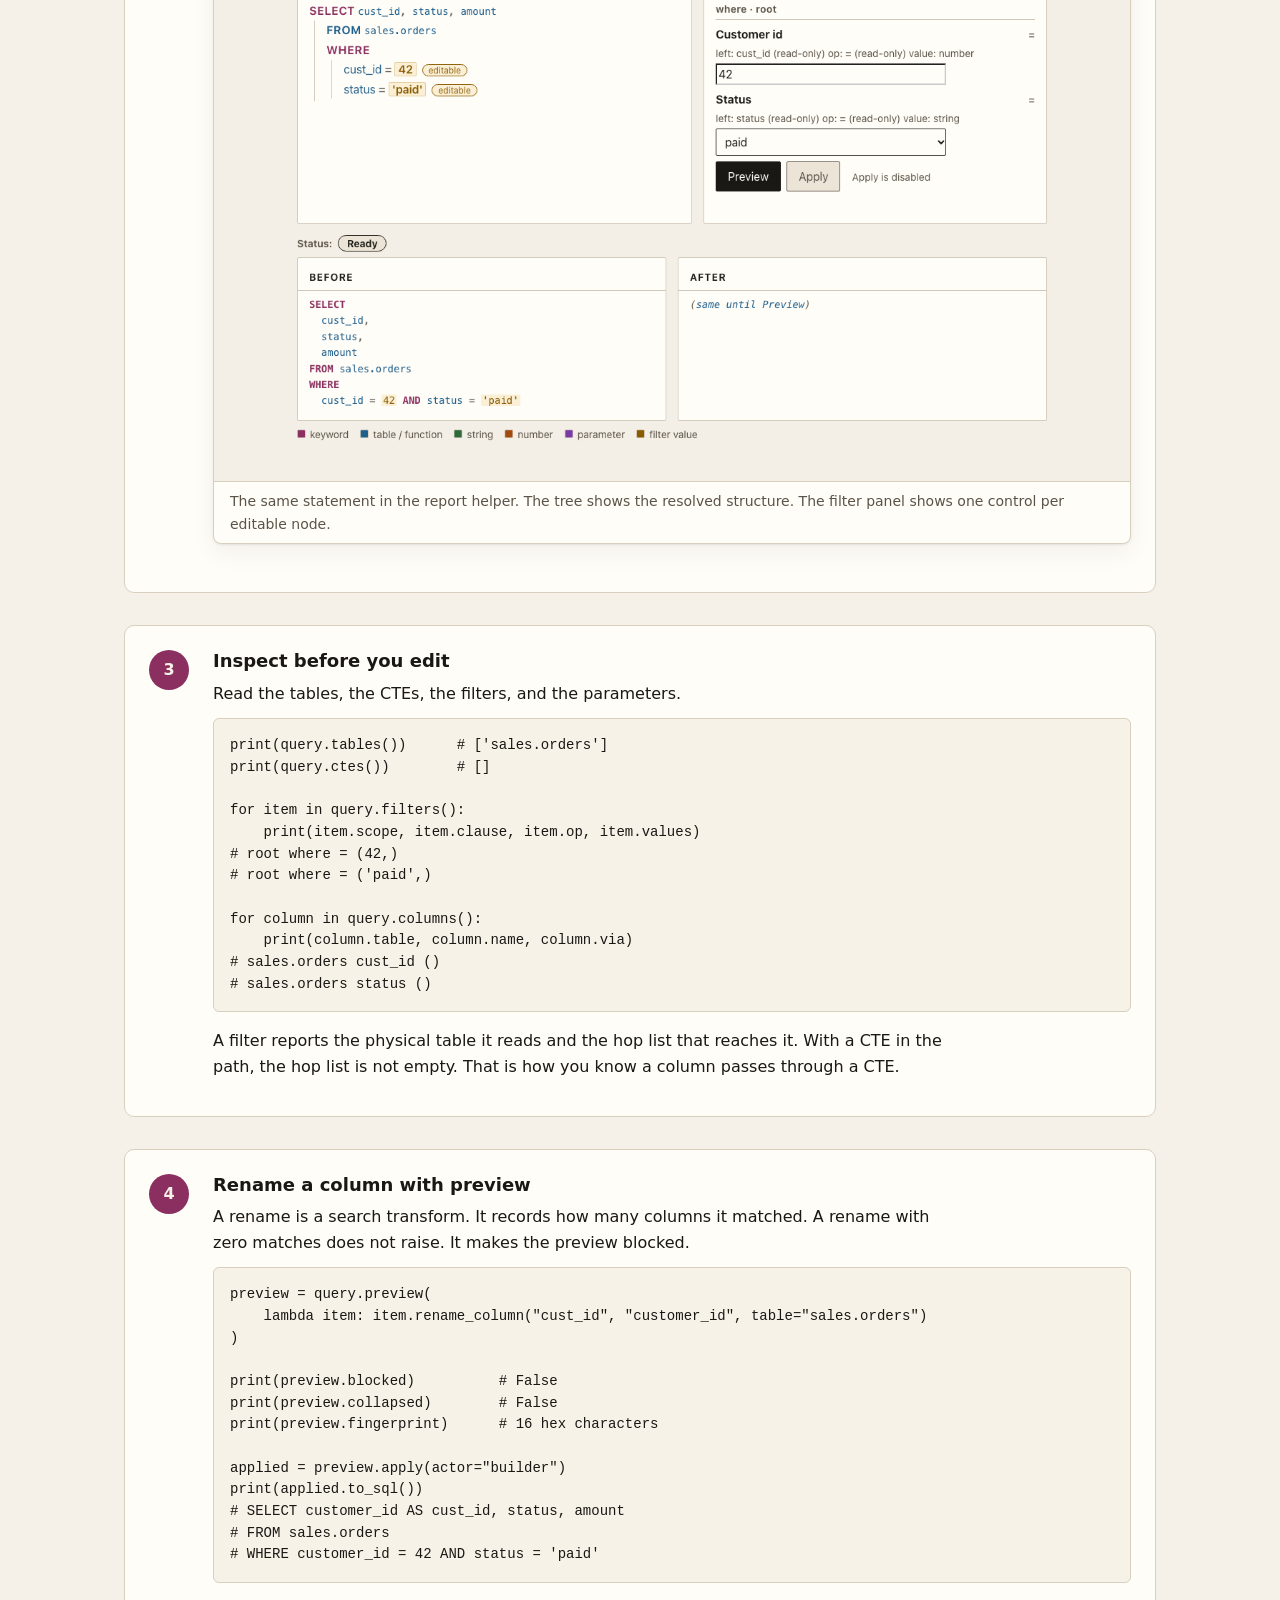
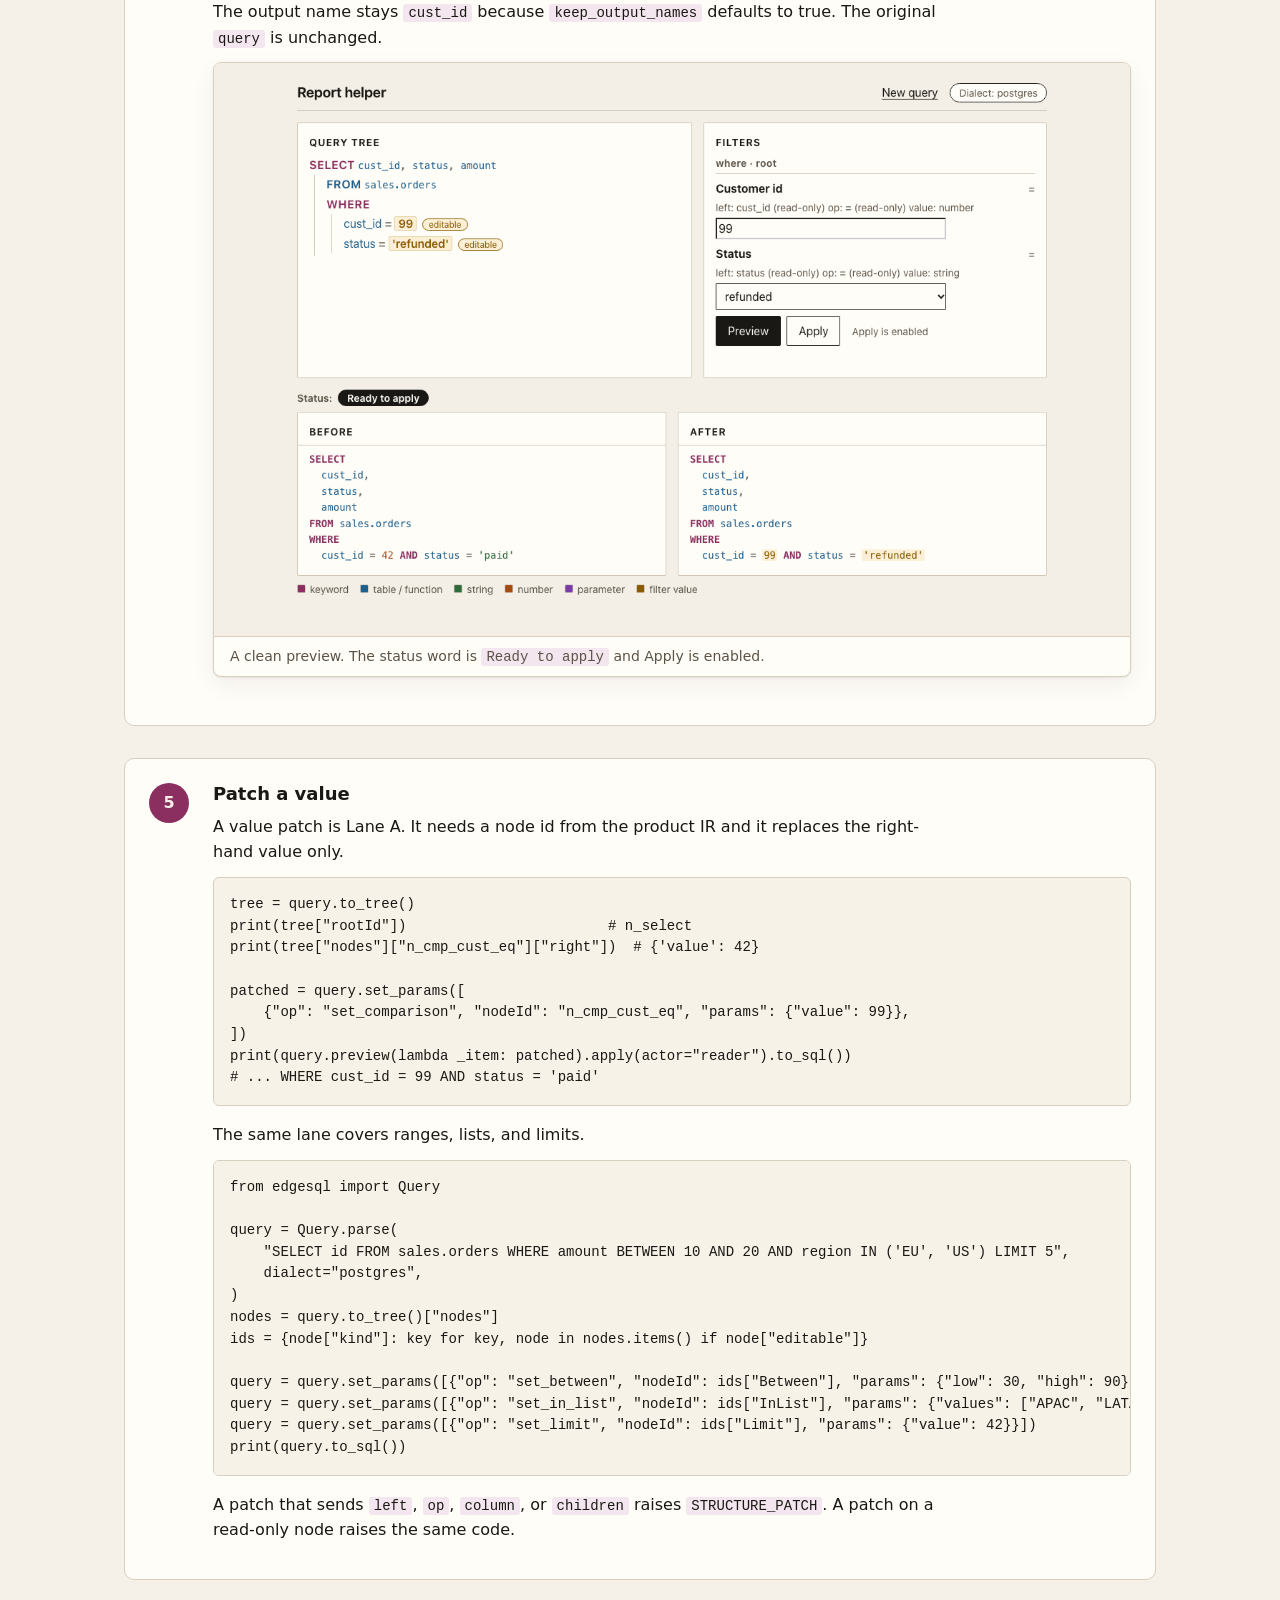
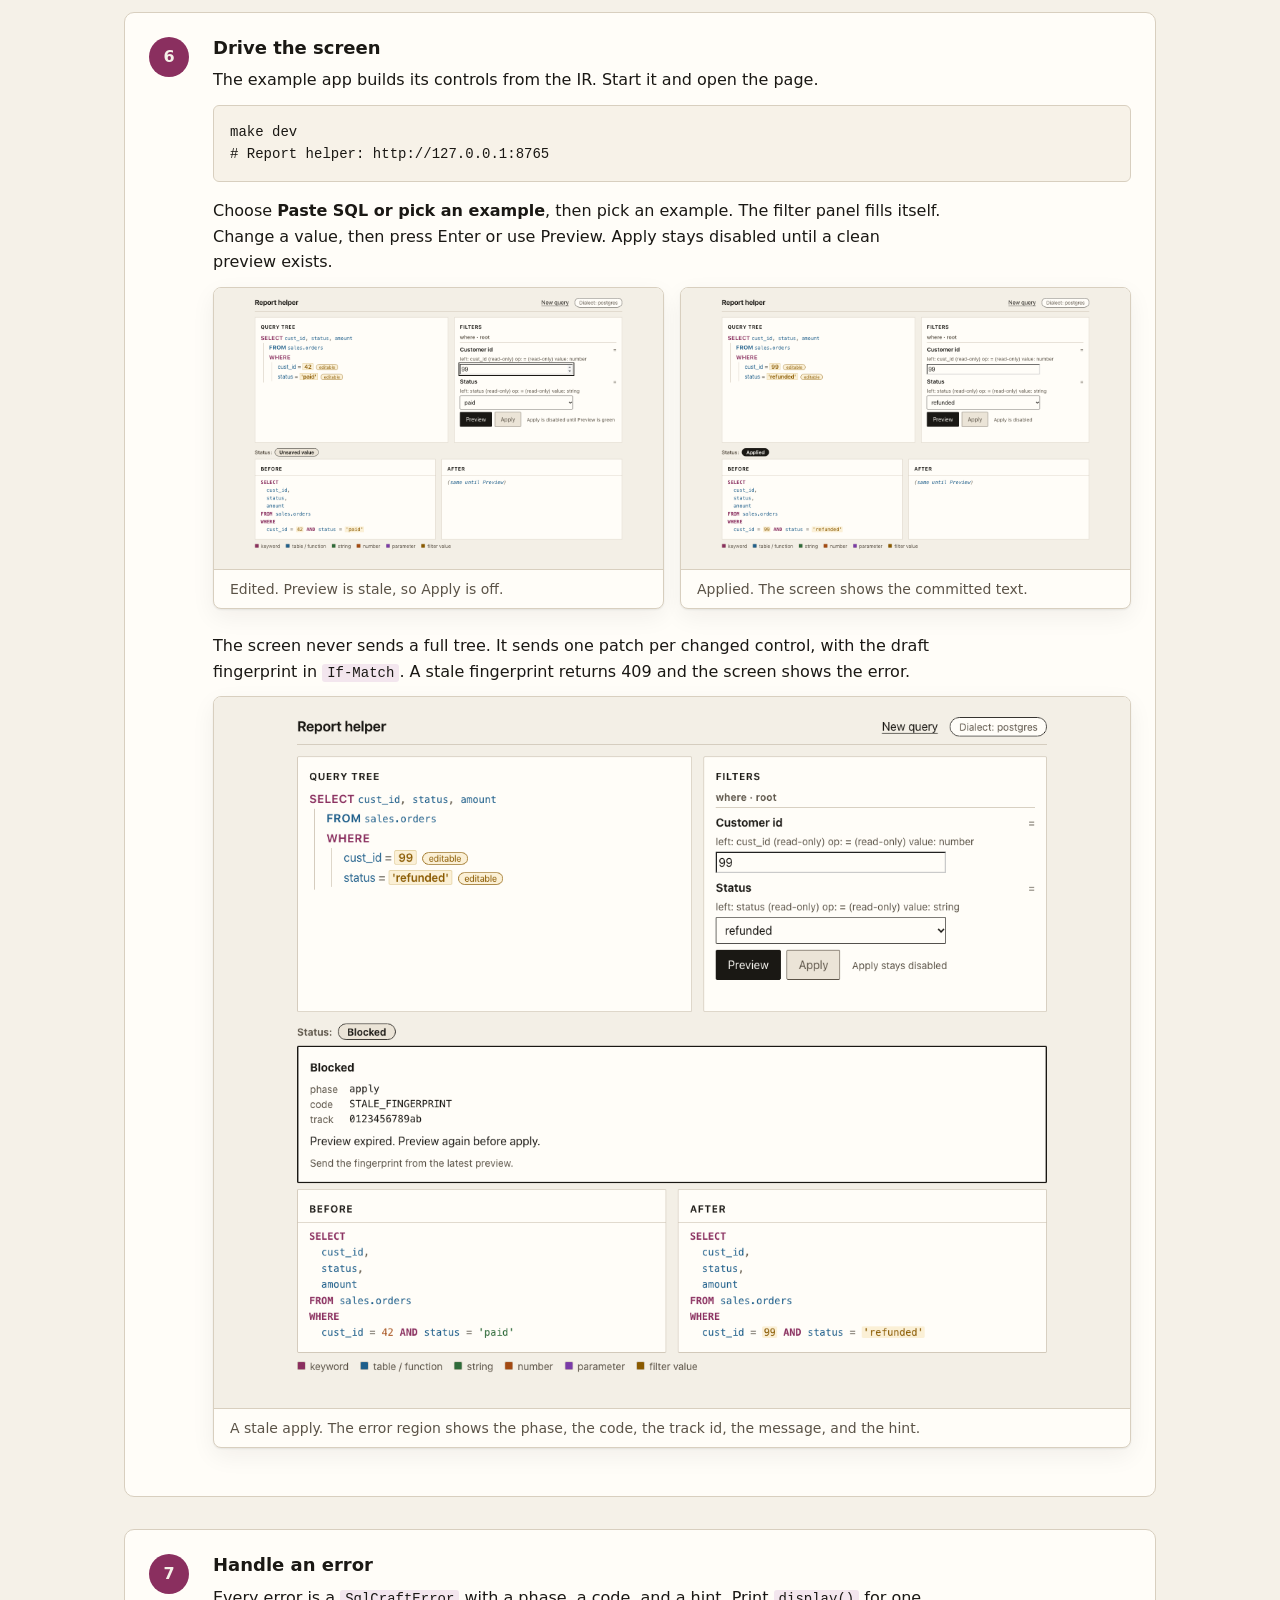
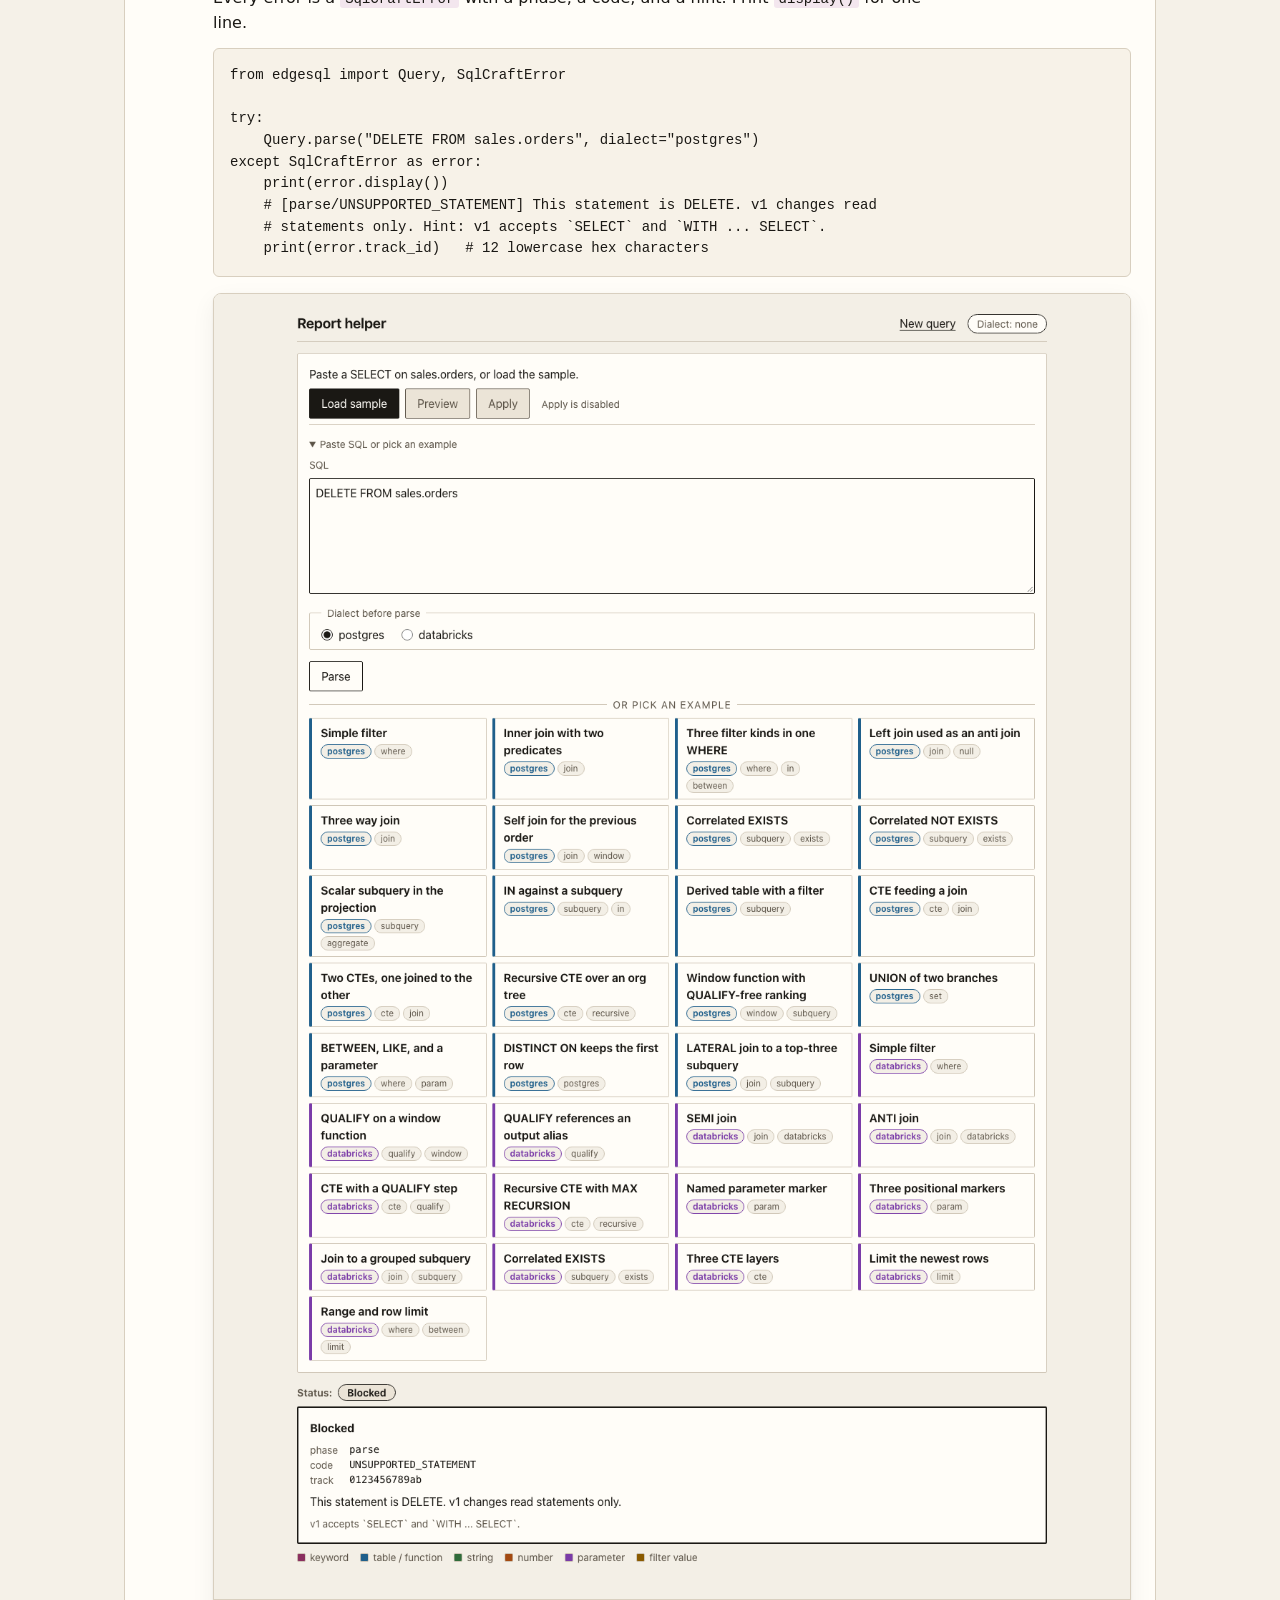
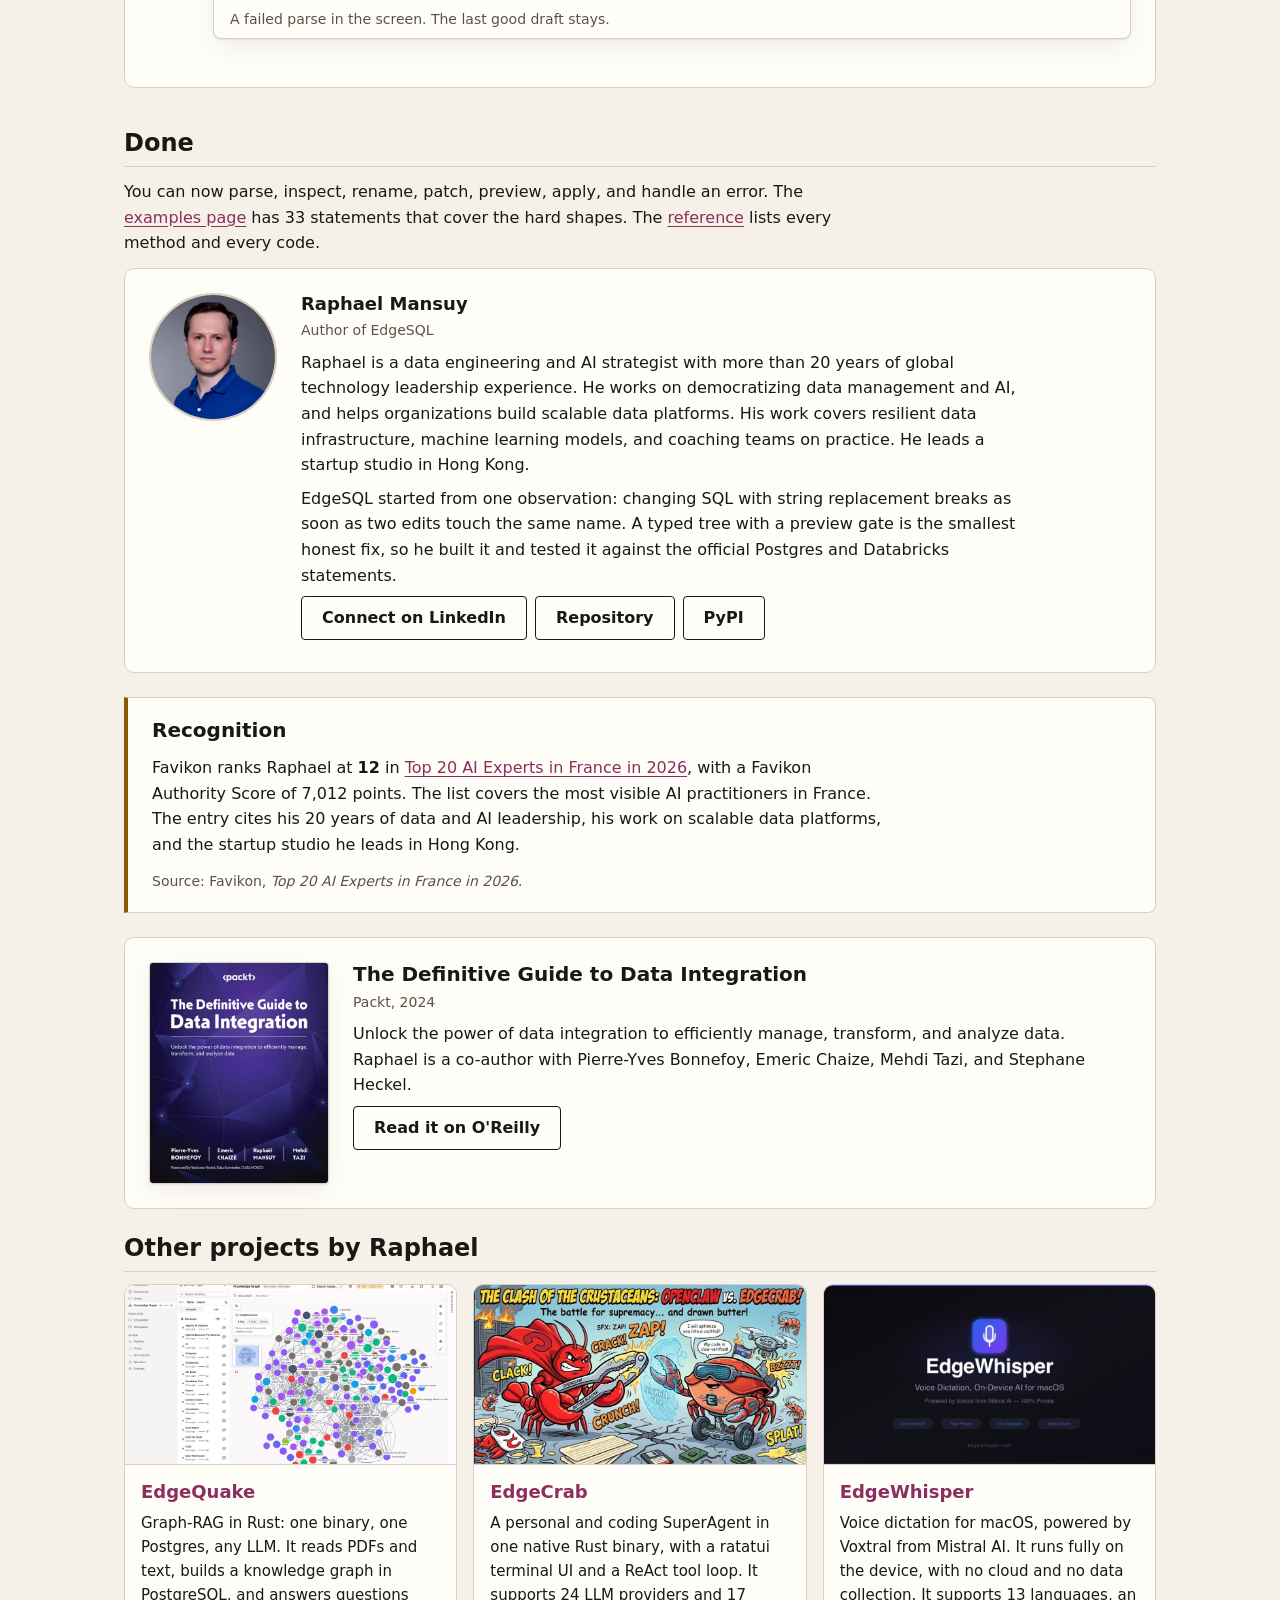
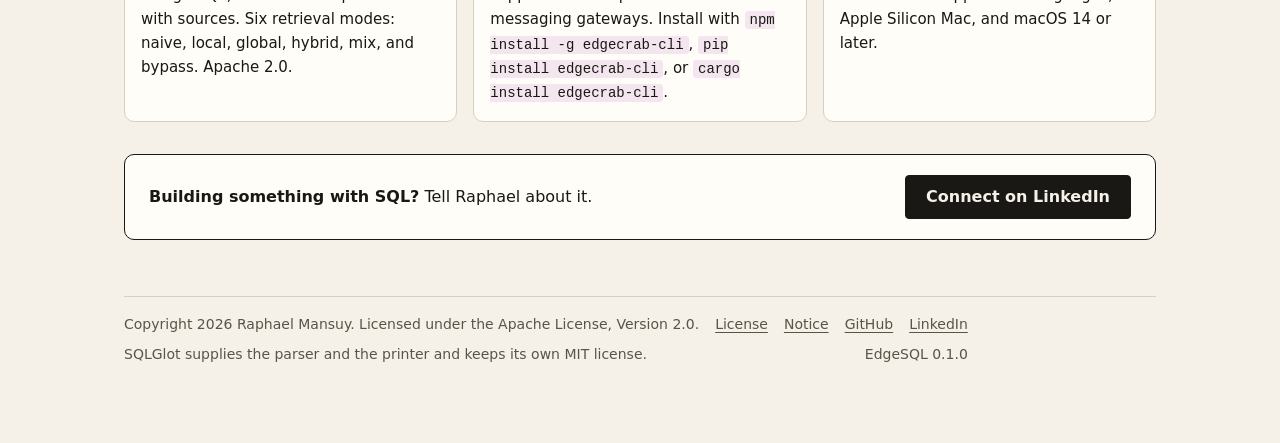
<file: docs/tutorial.html>
<!DOCTYPE html>
<html lang="en">
<head>
<meta charset="utf-8">
<meta name="viewport" content="width=device-width, initial-scale=1">
<meta name="color-scheme" content="light dark">
<title>EdgeSQL tutorial - parse, rename, and patch SQL step by step</title>

<meta name="description" content="A step by step tutorial: install, parse, inspect, rename a column with preview, patch a filter value, apply, and handle an error.">
<meta name="author" content="Raphael Mansuy">
<meta name="keywords" content="SQL parser Python, rewrite SQL AST, Postgres SQL parser, Databricks SQL, SQLGlot, rename SQL column, SQL query builder, dynamic filter form, SQL preview apply, Apache 2.0">
<meta name="robots" content="index, follow">
<link rel="canonical" href="https://raphaelmansuy.github.io/EdgeSQL/tutorial.html">
<meta property="og:type" content="website">
<meta property="og:site_name" content="EdgeSQL">
<meta property="og:title" content="EdgeSQL tutorial - parse, rename, and patch SQL step by step">
<meta property="og:description" content="A step by step tutorial: install, parse, inspect, rename a column with preview, patch a filter value, apply, and handle an error.">
<meta property="og:url" content="https://raphaelmansuy.github.io/EdgeSQL/tutorial.html">
<meta property="og:image" content="https://raphaelmansuy.github.io/EdgeSQL/assets/screenshots/02-ready-desktop.png">
<meta property="og:image:alt" content="The EdgeSQL report helper: query tree, generated filter panel, and before SQL.">
<meta name="twitter:card" content="summary_large_image">
<meta name="twitter:title" content="EdgeSQL tutorial - parse, rename, and patch SQL step by step">
<meta name="twitter:description" content="A step by step tutorial: install, parse, inspect, rename a column with preview, patch a filter value, apply, and handle an error.">
<meta name="twitter:image" content="https://raphaelmansuy.github.io/EdgeSQL/assets/screenshots/02-ready-desktop.png">
<script type="application/ld+json">{"@context":"https://schema.org","@graph":[{"@type":"SoftwareSourceCode","name":"EdgeSQL","description":"A Python library that parses Postgres and Databricks SQL, resolves every column, and edits a typed syntax tree with preview before apply.","codeRepository":"https://github.com/raphaelmansuy/EdgeSQL","programmingLanguage":"Python","runtimePlatform":"Python 3.11 and later","license":"https://www.apache.org/licenses/LICENSE-2.0","author":{"@type":"Person","name":"Raphael Mansuy","url":"https://www.linkedin.com/in/raphaelmansuy/"},"keywords":"SQL parser Python, rewrite SQL AST, Postgres SQL parser, Databricks SQL, SQLGlot, rename SQL column, SQL query builder, dynamic filter form, SQL preview apply, Apache 2.0"},{"@type":"Person","name":"Raphael Mansuy","url":"https://www.linkedin.com/in/raphaelmansuy/","sameAs":["https://www.linkedin.com/in/raphaelmansuy/","https://github.com/raphaelmansuy"]}]}</script>
<link rel="stylesheet" href="assets/site.css">

</head>
<body>
<header class="topbar">
  <div class="topbar-inner">
    <a class="brand" href="index.html">Edge<span>SQL</span></a>
    <nav class="nav">
      <a href="index.html">Overview</a>
      <a href="tutorial.html" aria-current="page">Tutorial</a>
      <a href="examples.html">Examples</a>
      <a href="reference.html">Reference</a>
    </nav>
  </div>
</header>

<main class="wrap">
  <h1>Tutorial</h1>
  <p class="lede">Six steps. Each step shows the code and the screen that the code
  changes. The total time is about 15 minutes.</p>

  <div class="anchor-list">
    <a href="#install">1 Install</a>
    <a href="#parse">2 Parse</a>
    <a href="#inspect">3 Inspect</a>
    <a href="#rename">4 Rename with preview</a>
    <a href="#patch">5 Patch a value</a>
    <a href="#screen">6 Drive the screen</a>
    <a href="#errors">7 Handle an error</a>
  </div>

  <div class="note">
    <p>You need Python 3.11 or later. The library uses SQLGlot 30.25.0. No
    database connection is necessary. The library reads and writes SQL text.</p>
  </div>

  <section class="step" id="install">
    <div class="step-number">1</div>
    <div class="step-body">
      <h3>Install</h3>
      <p>Install the published package with pip, or with <code>uv</code>.</p>
      <pre><code># with pip
pip install edgesql

# with uv, into a project
uv add edgesql

# with uv, into the active environment
uv pip install edgesql</code></pre>
      <p>Check the install:</p>
      <pre><code>python -c "import edgesql, importlib.metadata as m; print(m.version('edgesql'))"</code></pre>
      <p>To work on the library itself, clone the repository and install the
      development extra.</p>
      <pre><code>git clone https://github.com/raphaelmansuy/EdgeSQL.git
cd EdgeSQL
python3 -m venv .venv
.venv/bin/pip install -e ".[dev]"</code></pre>
      <p>The install adds one dependency, <code>sqlglot==30.25.0</code>. The
      optional extra <code>postgres</code> adds <code>pglast</code> for a second
      Postgres check. The package page is
      <a href="https://pypi.org/project/edgesql/">pypi.org/project/edgesql</a>.</p>
    </div>
  </section>

  <section class="step" id="parse">
    <div class="step-number">2</div>
    <div class="step-body">
      <h3>Parse a statement</h3>
      <p>Name the dialect. The dialect is never guessed.</p>
      <pre><code>from edgesql import Query

sql = """
SELECT cust_id, status, amount
FROM sales.orders
WHERE cust_id = 42 AND status = 'paid'
"""

query = Query.parse(sql, dialect="postgres")
print(query.to_sql())</code></pre>
      <p>Parse runs seven gates in order: known dialect, non-empty text, one
      statement, a <code>SELECT</code> or <code>WITH</code> root, the dialect
      rules, and column resolution. The first miss raises. You get a
      <code>Query</code> back only when all gates pass.</p>
      <figure>
        <img src="assets/screenshots/02-ready-desktop.png" alt="The screen in the ready state: query tree on the left, filter panel on the right, before SQL below.">
        <figcaption>The same statement in the report helper. The tree shows the
        resolved structure. The filter panel shows one control per editable
        node.</figcaption>
      </figure>
    </div>
  </section>

  <section class="step" id="inspect">
    <div class="step-number">3</div>
    <div class="step-body">
      <h3>Inspect before you edit</h3>
      <p>Read the tables, the CTEs, the filters, and the parameters.</p>
      <pre><code>print(query.tables())      # ['sales.orders']
print(query.ctes())        # []

for item in query.filters():
    print(item.scope, item.clause, item.op, item.values)
# root where = (42,)
# root where = ('paid',)

for column in query.columns():
    print(column.table, column.name, column.via)
# sales.orders cust_id ()
# sales.orders status ()</code></pre>
      <p>A filter reports the physical table it reads and the hop list that reaches
      it. With a CTE in the path, the hop list is not empty. That is how you know a
      column passes through a CTE.</p>
    </div>
  </section>

  <section class="step" id="rename">
    <div class="step-number">4</div>
    <div class="step-body">
      <h3>Rename a column with preview</h3>
      <p>A rename is a search transform. It records how many columns it matched.
      A rename with zero matches does not raise. It makes the preview blocked.</p>
      <pre><code>preview = query.preview(
    lambda item: item.rename_column("cust_id", "customer_id", table="sales.orders")
)

print(preview.blocked)          # False
print(preview.collapsed)        # False
print(preview.fingerprint)      # 16 hex characters

applied = preview.apply(actor="builder")
print(applied.to_sql())
# SELECT customer_id AS cust_id, status, amount
# FROM sales.orders
# WHERE customer_id = 42 AND status = 'paid'</code></pre>
      <p>The output name stays <code>cust_id</code> because
      <code>keep_output_names</code> defaults to true. The original
      <code>query</code> is unchanged.</p>
      <figure>
        <img src="assets/screenshots/05-green-desktop.png" alt="A green preview: the before SQL and the after SQL side by side, with Apply enabled.">
        <figcaption>A clean preview. The status word is <code>Ready to apply</code>
        and Apply is enabled.</figcaption>
      </figure>
    </div>
  </section>

  <section class="step" id="patch">
    <div class="step-number">5</div>
    <div class="step-body">
      <h3>Patch a value</h3>
      <p>A value patch is Lane A. It needs a node id from the product IR and it
      replaces the right-hand value only.</p>
      <pre><code>tree = query.to_tree()
print(tree["rootId"])                        # n_select
print(tree["nodes"]["n_cmp_cust_eq"]["right"])  # {'value': 42}

patched = query.set_params([
    {"op": "set_comparison", "nodeId": "n_cmp_cust_eq", "params": {"value": 99}},
])
print(query.preview(lambda _item: patched).apply(actor="reader").to_sql())
# ... WHERE cust_id = 99 AND status = 'paid'</code></pre>
      <p>The same lane covers ranges, lists, and limits.</p>
      <pre><code>from edgesql import Query

query = Query.parse(
    "SELECT id FROM sales.orders WHERE amount BETWEEN 10 AND 20 AND region IN ('EU', 'US') LIMIT 5",
    dialect="postgres",
)
nodes = query.to_tree()["nodes"]
ids = {node["kind"]: key for key, node in nodes.items() if node["editable"]}

query = query.set_params([{"op": "set_between", "nodeId": ids["Between"], "params": {"low": 30, "high": 90}}])
query = query.set_params([{"op": "set_in_list", "nodeId": ids["InList"], "params": {"values": ["APAC", "LATAM"]}}])
query = query.set_params([{"op": "set_limit", "nodeId": ids["Limit"], "params": {"value": 42}}])
print(query.to_sql())</code></pre>
      <p>A patch that sends <code>left</code>, <code>op</code>, <code>column</code>,
      or <code>children</code> raises <code>STRUCTURE_PATCH</code>. A patch on a
      read-only node raises the same code.</p>
    </div>
  </section>

  <section class="step" id="screen">
    <div class="step-number">6</div>
    <div class="step-body">
      <h3>Drive the screen</h3>
      <p>The example app builds its controls from the IR. Start it and open the
      page.</p>
      <pre><code>make dev
# Report helper: http://127.0.0.1:8765</code></pre>
      <p>Choose <strong>Paste SQL or pick an example</strong>, then pick an example.
      The filter panel fills itself. Change a value, then press Enter or use
      Preview. Apply stays disabled until a clean preview exists.</p>
      <div class="grid-2">
        <figure>
          <img src="assets/screenshots/04-dirty-desktop.png" alt="An edited value: the status word is Unsaved value and Apply is disabled.">
          <figcaption>Edited. Preview is stale, so Apply is off.</figcaption>
        </figure>
        <figure>
          <img src="assets/screenshots/07-applied.png" alt="The applied state: the committed SQL is in the before panel.">
          <figcaption>Applied. The screen shows the committed text.</figcaption>
        </figure>
      </div>
      <p>The screen never sends a full tree. It sends one patch per changed
      control, with the draft fingerprint in <code>If-Match</code>. A stale
      fingerprint returns 409 and the screen shows the error.</p>
      <figure>
        <img src="assets/screenshots/06-blocked-stale.png" alt="A blocked apply: phase apply, code STALE_FINGERPRINT, and a track id.">
        <figcaption>A stale apply. The error region shows the phase, the code, the
        track id, the message, and the hint.</figcaption>
      </figure>
    </div>
  </section>

  <section class="step" id="errors">
    <div class="step-number">7</div>
    <div class="step-body">
      <h3>Handle an error</h3>
      <p>Every error is a <code>SqlCraftError</code> with a phase, a code, and a
      hint. Print <code>display()</code> for one line.</p>
      <pre><code>from edgesql import Query, SqlCraftError

try:
    Query.parse("DELETE FROM sales.orders", dialect="postgres")
except SqlCraftError as error:
    print(error.display())
    # [parse/UNSUPPORTED_STATEMENT] This statement is DELETE. v1 changes read
    # statements only. Hint: v1 accepts `SELECT` and `WITH ... SELECT`.
    print(error.track_id)   # 12 lowercase hex characters</code></pre>
      <figure>
        <img src="assets/screenshots/08-failed-parse.png" alt="A failed parse: the error region lists phase, code, track, message, and hint.">
        <figcaption>A failed parse in the screen. The last good draft stays.</figcaption>
      </figure>
    </div>
  </section>

  <h2 id="done">Done</h2>
  <p>You can now parse, inspect, rename, patch, preview, apply, and handle an error.
  The <a href="examples.html">examples page</a> has 33 statements that cover the
  hard shapes. The <a href="reference.html">reference</a> lists every method and
  every code.</p>

  <section class="author" id="author" aria-labelledby="author-name">
  <img src="assets/raphael-mansuy.jpg" alt="Headshot of Raphael Mansuy, author of EdgeSQL." width="128" height="128" loading="lazy">
  <div>
    <h3 id="author-name">Raphael Mansuy</h3>
    <p class="meta">Author of EdgeSQL</p>
    <p>Raphael is a data engineering and AI strategist with more than 20 years of
    global technology leadership experience. He works on democratizing data
    management and AI, and helps organizations build scalable data platforms. His
    work covers resilient data infrastructure, machine learning models, and
    coaching teams on practice. He leads a startup studio in Hong Kong.</p>
    <p>EdgeSQL started from one observation: changing SQL with string replacement
    breaks as soon as two edits touch the same name. A typed tree with a preview
    gate is the smallest honest fix, so he built it and tested it against the
    official Postgres and Databricks statements.</p>
    <p class="links">
      <a class="btn" href="https://www.linkedin.com/in/raphaelmansuy/">Connect on LinkedIn</a>
      <a class="btn" href="https://github.com/raphaelmansuy/EdgeSQL">Repository</a>
      <a class="btn" href="https://pypi.org/project/edgesql/">PyPI</a>
    </p>
  </div>
</section>

<section class="recognition" aria-labelledby="recognition-title">
  <h2 id="recognition-title">Recognition</h2>
  <p>Favikon ranks Raphael at <strong>12</strong> in
  <a href="https://www.favikon.com/blog/top-ai-experts-france">Top 20 AI Experts in France in 2026</a>, with a Favikon
  Authority Score of 7,012 points. The list covers the most visible AI
  practitioners in France. The entry cites his 20 years of data and AI
  leadership, his work on scalable data platforms, and the startup studio he
  leads in Hong Kong.</p>
  <p class="meta">Source: Favikon, <em>Top 20 AI Experts in France in 2026</em>.</p>
</section>

<section class="book" aria-labelledby="book-title">
  <img src="assets/book/definitive-guide-data-integration.jpg" alt="Cover of The Definitive Guide to Data Integration, with Raphael Mansuy as a co-author." width="180" height="222" loading="lazy">
  <div>
    <h2 id="book-title">The Definitive Guide to Data Integration</h2>
    <p class="meta">Packt, 2024</p>
    <p>Unlock the power of data integration to efficiently manage, transform, and
    analyze data. Raphael is a co-author with Pierre-Yves Bonnefoy, Emeric Chaize,
    Mehdi Tazi, and Stephane Heckel.</p>
    <p><a class="btn" href="https://www.oreilly.com/library/view/the-definitive-guide/9781837631919/">Read it on O'Reilly</a></p>
  </div>
</section>

<section class="projects" aria-labelledby="projects-title">
  <h2 id="projects-title">Other projects by Raphael</h2>
  <div class="project-grid">
    <article class="project">
      <img src="assets/projects/edgequake.jpg" alt="EdgeQuake knowledge graph view: 200 nodes and 840 edges over an AI research corpus." width="400" height="250" loading="lazy">
      <h3><a href="https://edgequake.com/">EdgeQuake</a></h3>
      <p>Graph-RAG in Rust: one binary, one Postgres, any LLM. It reads PDFs and
      text, builds a knowledge graph in PostgreSQL, and answers questions with
      sources. Six retrieval modes: naive, local, global, hybrid, mix, and
      bypass. Apache 2.0.</p>
    </article>
    <article class="project">
      <img src="assets/projects/edgecrab.jpg" alt="EdgeCrab illustration: a comic battle between EdgeCrab and OpenClaw." width="400" height="210" loading="lazy">
      <h3><a href="https://www.edgecrab.com/">EdgeCrab</a></h3>
      <p>A personal and coding SuperAgent in one native Rust binary, with a
      ratatui terminal UI and a ReAct tool loop. It supports 24 LLM providers and
      17 messaging gateways. Install with <code>npm install -g edgecrab-cli</code>,
      <code>pip install edgecrab-cli</code>, or <code>cargo install edgecrab-cli</code>.</p>
    </article>
    <article class="project">
      <img src="assets/projects/edgewhisper.jpg" alt="EdgeWhisper banner: voice dictation, on-device AI for macOS." width="400" height="210" loading="lazy">
      <h3><a href="https://edgewhisper.com/">EdgeWhisper</a></h3>
      <p>Voice dictation for macOS, powered by Voxtral from Mistral AI. It runs
      fully on the device, with no cloud and no data collection. It supports 13
      languages, an Apple Silicon Mac, and macOS 14 or later.</p>
    </article>
  </div>
</section>

<section class="cta-band" aria-label="Follow the work">
  <p><strong>Building something with SQL?</strong> Tell Raphael about it.</p>
  <a class="btn primary" href="https://www.linkedin.com/in/raphaelmansuy/">Connect on LinkedIn</a>
</section>

<footer class="site-footer">
  <div class="row">
    <span>Copyright 2026 Raphael Mansuy. Licensed under the Apache License, Version 2.0.</span>
    <nav>
      <a href="https://github.com/raphaelmansuy/EdgeSQL/blob/main/LICENSE">License</a>
      <a href="https://github.com/raphaelmansuy/EdgeSQL/blob/main/NOTICE">Notice</a>
      <a href="https://github.com/raphaelmansuy/EdgeSQL">GitHub</a>
      <a href="https://www.linkedin.com/in/raphaelmansuy/">LinkedIn</a>
    </nav>
  </div>
  <div class="row">
    <span>SQLGlot supplies the parser and the printer and keeps its own MIT license.</span>
    <span>EdgeSQL 0.1.0</span>
  </div>
</footer>
</main>
</body>
</html>
</file>
<file: docs/assets/site.css>
:root {
  color-scheme: light dark;
  --ink: #1a1814;
  --ink-soft: #5b5347;
  --page: #f5f1e8;
  --panel: #fffdf8;
  --line: #d8cfbf;
  --line-strong: #1a1814;
  --accent: #8a2f5f;
  --accent-soft: #f3e6ee;
  --blue: #1f5f8b;
  --green: #2f6b3a;
  --amber: #8a5a00;
  --code-bg: #f7f2e8;
  --shadow: 0 1px 2px rgba(26, 24, 20, 0.08), 0 8px 24px rgba(26, 24, 20, 0.06);
  --step: 8px;
}

@media (prefers-color-scheme: dark) {
  :root {
    --ink: #efe9df;
    --ink-soft: #b3a894;
    --page: #17140f;
    --panel: #221e18;
    --line: #3a332a;
    --line-strong: #efe9df;
    --accent: #e79ac0;
    --accent-soft: #33222c;
    --blue: #8fc4e8;
    --green: #9ed3a4;
    --amber: #e5bb72;
    --code-bg: #1c1813;
    --shadow: 0 1px 2px rgba(0, 0, 0, 0.5), 0 8px 24px rgba(0, 0, 0, 0.4);
  }
}

* { box-sizing: border-box; }

html { scroll-behavior: smooth; }

body {
  margin: 0;
  background: var(--page);
  color: var(--ink);
  font-family: system-ui, -apple-system, "Segoe UI", sans-serif;
  font-size: 16px;
  line-height: 1.6;
  -webkit-font-smoothing: antialiased;
}

h1, h2, h3 { line-height: 1.25; }

h1 {
  font-size: 32px;
  font-weight: 700;
  letter-spacing: -0.02em;
  margin: 0 0 8px;
}

h2 {
  font-size: 24px;
  font-weight: 650;
  margin: 40px 0 12px;
  padding-bottom: 8px;
  border-bottom: 1px solid var(--line);
}

h3 {
  font-size: 18px;
  font-weight: 650;
  margin: 24px 0 8px;
}

p { margin: 0 0 12px; max-width: 72ch; }

a { color: var(--accent); text-underline-offset: 3px; }
a:hover { text-decoration: none; }

code, pre, kbd {
  font-family: ui-monospace, SFMono-Regular, Menlo, Consolas, monospace;
  font-size: 14px;
}

:not(pre) > code {
  background: var(--accent-soft);
  border-radius: 3px;
  padding: 1px 5px;
  overflow-wrap: anywhere;
}

pre {
  margin: 0 0 16px;
  padding: 16px;
  background: var(--code-bg);
  border: 1px solid var(--line);
  border-radius: 6px;
  overflow-x: auto;
  line-height: 1.55;
}

pre code { background: none; padding: 0; }

.meta { font-size: 14px; color: var(--ink-soft); }

/* Layout */

.wrap {
  max-width: 1080px;
  margin: 0 auto;
  padding: 0 24px 80px;
}

.topbar {
  border-bottom: 1px solid var(--line);
  background: color-mix(in srgb, var(--panel) 88%, transparent);
  backdrop-filter: blur(8px);
  position: sticky;
  top: 0;
  z-index: 10;
}

.topbar-inner {
  max-width: 1080px;
  margin: 0 auto;
  padding: 12px 24px;
  display: flex;
  align-items: center;
  gap: 24px;
  flex-wrap: wrap;
}

.brand {
  font-weight: 700;
  font-size: 18px;
  letter-spacing: -0.01em;
  color: var(--ink);
  text-decoration: none;
  margin-right: auto;
}

.brand span { color: var(--accent); }

.nav { display: flex; gap: 8px; flex-wrap: wrap; }

.nav a {
  font-size: 14px;
  text-decoration: none;
  color: var(--ink-soft);
  padding: 4px 10px;
  border-radius: 999px;
  border: 1px solid transparent;
}

.nav a:hover { color: var(--ink); border-color: var(--line); }

.nav a[aria-current="page"] {
  color: var(--ink);
  border-color: var(--line-strong);
  background: var(--panel);
}

.hero {
  display: grid;
  grid-template-columns: 1.1fr 1fr;
  gap: 32px;
  align-items: center;
  padding: 56px 0 24px;
}

.lede {
  font-size: 18px;
  color: var(--ink-soft);
  max-width: 56ch;
}

.badges { display: flex; gap: 8px; flex-wrap: wrap; margin: 16px 0 0; }
.badges img { display: block; height: 20px; }

.hero-figure {
  border: 1px solid var(--line);
  border-radius: 8px;
  overflow: hidden;
  box-shadow: var(--shadow);
  background: var(--panel);
}

.hero-figure img { display: block; width: 100%; height: auto; }

.cta { display: flex; gap: 12px; flex-wrap: wrap; margin-top: 24px; }

.btn {
  display: inline-flex;
  align-items: center;
  gap: 8px;
  min-height: 44px;
  padding: 8px 20px;
  border-radius: 4px;
  border: 1px solid var(--line-strong);
  background: var(--panel);
  color: var(--ink);
  text-decoration: none;
  font-weight: 600;
}

.btn.primary { background: var(--ink); color: var(--page); }
.btn:hover { transform: translateY(-1px); }

.cards {
  display: grid;
  grid-template-columns: repeat(auto-fit, minmax(240px, 1fr));
  gap: 16px;
}

.card {
  border: 1px solid var(--line);
  border-radius: 8px;
  background: var(--panel);
  padding: 16px 20px;
}

.card h3 { margin-top: 0; }
.card p { margin-bottom: 0; }
.card .meta { display: block; margin-top: 8px; }

figure {
  margin: 0 0 24px;
  border: 1px solid var(--line);
  border-radius: 8px;
  overflow: hidden;
  background: var(--panel);
  box-shadow: var(--shadow);
}

figure img { display: block; width: 100%; height: auto; border-bottom: 1px solid var(--line); }

figcaption {
  font-size: 14px;
  color: var(--ink-soft);
  padding: 8px 16px;
}

.step {
  display: grid;
  grid-template-columns: 48px 1fr;
  gap: 16px;
  margin: 32px 0;
  padding: 24px;
  border: 1px solid var(--line);
  border-radius: 10px;
  background: var(--panel);
}

.step-number {
  width: 40px;
  height: 40px;
  border-radius: 50%;
  display: grid;
  place-items: center;
  background: var(--accent);
  color: var(--page);
  font-weight: 700;
}

.step h3 { margin-top: 0; }

.step-body { min-width: 0; }

table {
  width: 100%;
  border-collapse: collapse;
  margin: 0 0 24px;
  font-size: 15px;
}

th, td {
  text-align: left;
  padding: 8px 12px;
  border-bottom: 1px solid var(--line);
  vertical-align: top;
}

th { font-weight: 650; background: var(--panel); }

tbody tr:hover { background: var(--panel); }

td code { white-space: nowrap; }

.gallery {
  display: grid;
  grid-template-columns: repeat(auto-fill, minmax(300px, 1fr));
  gap: 16px;
}

.example {
  border: 1px solid var(--line);
  border-radius: 8px;
  background: var(--panel);
  padding: 16px;
  display: grid;
  gap: 8px;
  align-content: start;
}

.example[data-dialect="postgres"] { border-left: 4px solid var(--blue); }
.example[data-dialect="databricks"] { border-left: 4px solid var(--accent); }

.example h3 { margin: 0; font-size: 16px; }
.example pre { margin: 0; font-size: 13px; max-height: 200px; }

.tags { display: flex; gap: 4px; flex-wrap: wrap; }

.tag {
  font-size: 12px;
  border: 1px solid var(--line);
  border-radius: 999px;
  padding: 0 8px;
  color: var(--ink-soft);
}

.tag[data-dialect="postgres"] { color: var(--blue); border-color: var(--blue); }
.tag[data-dialect="databricks"] { color: var(--accent); border-color: var(--accent); }

.note {
  border-left: 4px solid var(--amber);
  background: var(--panel);
  padding: 12px 16px;
  border-radius: 0 6px 6px 0;
  margin: 0 0 16px;
}

.author {
  display: grid;
  grid-template-columns: 128px 1fr;
  gap: 24px;
  align-items: start;
  border: 1px solid var(--line);
  border-radius: 10px;
  background: var(--panel);
  padding: 24px;
  margin: 0 0 24px;
}

.author img {
  width: 128px;
  height: 128px;
  border-radius: 50%;
  object-fit: cover;
  border: 2px solid var(--line);
  display: block;
}

.author h3 { margin: 0 0 4px; }
.author p { margin-bottom: 8px; }
.author .links { display: flex; gap: 8px; flex-wrap: wrap; margin-top: 8px; }

.cta-band {
  display: flex;
  gap: 16px;
  align-items: center;
  justify-content: space-between;
  flex-wrap: wrap;
  border: 1px solid var(--line-strong);
  border-radius: 10px;
  background: var(--panel);
  padding: 20px 24px;
  margin: 32px 0 0;
}

.cta-band p { margin: 0; }

.site-footer {
  border-top: 1px solid var(--line);
  margin-top: 56px;
  padding-top: 16px;
  font-size: 14px;
  color: var(--ink-soft);
  display: grid;
  gap: 8px;
}

.site-footer .row {
  display: flex;
  justify-content: space-between;
  gap: 16px;
  flex-wrap: wrap;
}

.recognition {
  border: 1px solid var(--line);
  border-left: 4px solid var(--amber);
  border-radius: 0 8px 8px 0;
  background: var(--panel);
  padding: 20px 24px;
  margin: 0 0 24px;
}

.recognition h2 { margin-top: 0; border: 0; padding: 0; font-size: 20px; }
.recognition p:last-child { margin-bottom: 0; }

.book {
  display: grid;
  grid-template-columns: 180px 1fr;
  gap: 24px;
  align-items: start;
  border: 1px solid var(--line);
  border-radius: 10px;
  background: var(--panel);
  padding: 24px;
  margin: 0 0 24px;
}

.book img {
  width: 100%;
  height: auto;
  border-radius: 4px;
  border: 1px solid var(--line);
  display: block;
  box-shadow: var(--shadow);
}

.book h2 { margin: 0 0 4px; border: 0; padding: 0; font-size: 20px; }
.book p { margin-bottom: 8px; }

.projects { margin: 0 0 24px; }
.projects h2 { margin-top: 0; }

.project-grid {
  display: grid;
  grid-template-columns: repeat(auto-fit, minmax(280px, 1fr));
  gap: 16px;
}

.project {
  border: 1px solid var(--line);
  border-radius: 10px;
  background: var(--panel);
  overflow: hidden;
  display: grid;
  align-content: start;
}

.project img {
  display: block;
  width: 100%;
  height: 180px;
  object-fit: cover;
  border-bottom: 1px solid var(--line);
}

.project h3 { margin: 16px 16px 8px; font-size: 18px; }
.project h3 a { text-decoration: none; }
.project p { margin: 0 16px 16px; font-size: 15px; }

.site-footer nav { display: flex; gap: 16px; flex-wrap: wrap; }
.site-footer a { color: var(--ink-soft); }
.site-footer a:hover { color: var(--ink); }

.note p:last-child { margin-bottom: 0; }

.grid-2 {
  display: grid;
  grid-template-columns: 1fr 1fr;
  gap: 16px;
}

footer {
  border-top: 1px solid var(--line);
  margin-top: 56px;
  padding-top: 16px;
  font-size: 14px;
  color: var(--ink-soft);
  display: flex;
  justify-content: space-between;
  gap: 16px;
  flex-wrap: wrap;
}

.anchor-list { display: flex; gap: 8px; flex-wrap: wrap; margin-bottom: 24px; }

.anchor-list a {
  font-size: 14px;
  border: 1px solid var(--line);
  border-radius: 999px;
  padding: 4px 12px;
  text-decoration: none;
  color: var(--ink-soft);
}

.anchor-list a:hover { border-color: var(--line-strong); color: var(--ink); }

@media (max-width: 860px) {
  .hero { grid-template-columns: 1fr; padding-top: 32px; }
  .grid-2 { grid-template-columns: 1fr; }
  .step { grid-template-columns: 1fr; }
  .author { grid-template-columns: 1fr; }
  .book { grid-template-columns: 1fr; }
  .book img { max-width: 180px; }
  h1 { font-size: 26px; }
  h2 { font-size: 20px; }
  .wrap { padding: 0 16px 56px; }
}

@media print {
  .topbar, .cta { display: none; }
  body { background: #fff; color: #000; }
  figure, .card, .step { box-shadow: none; }
}
</file>
